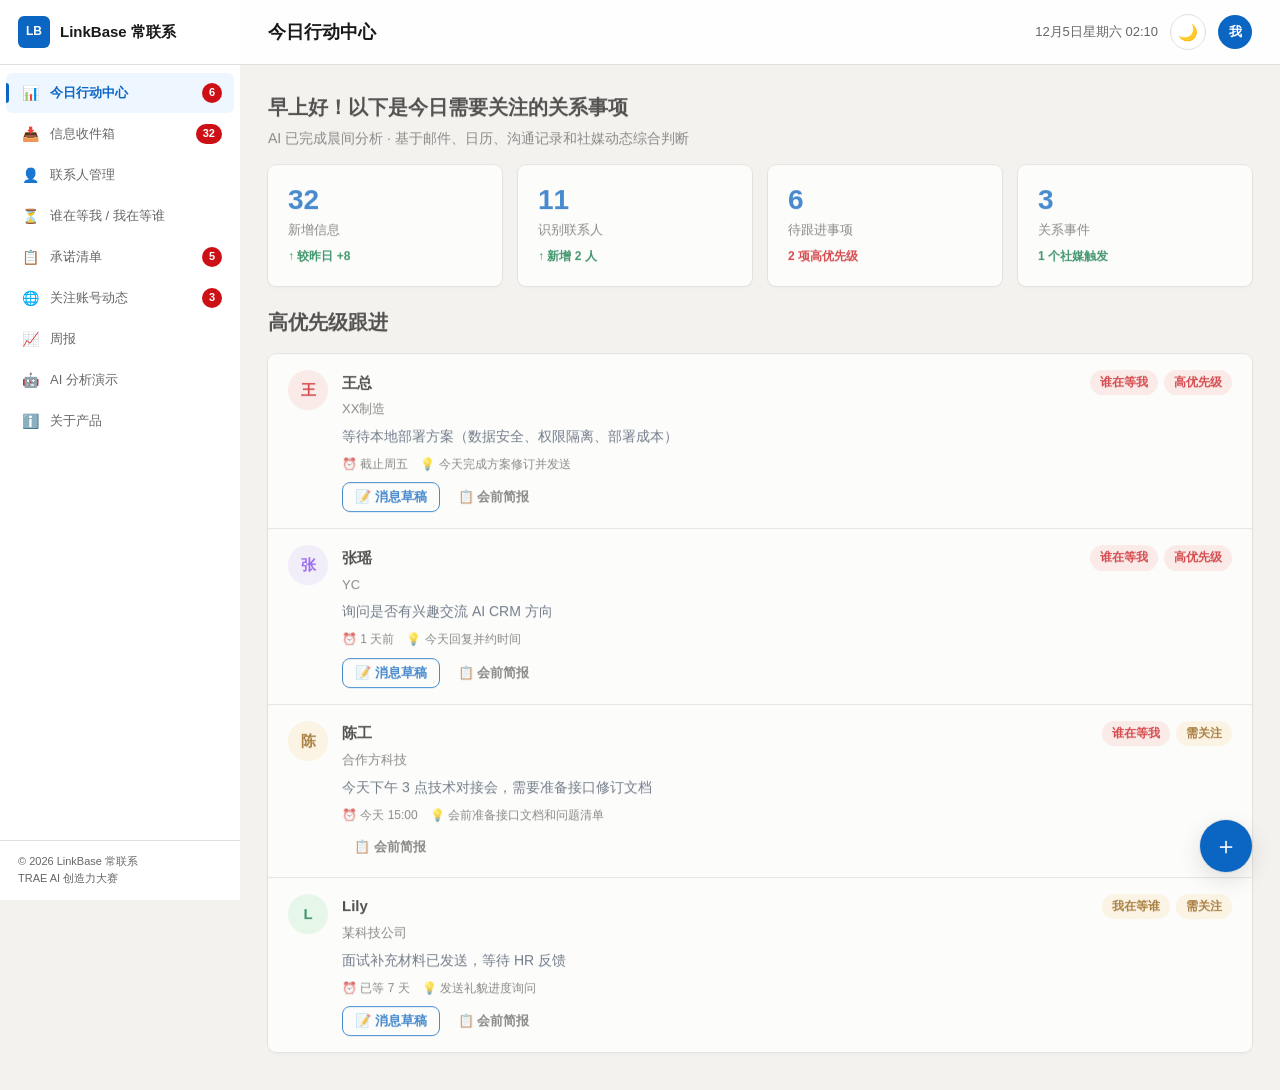
<file: docs/index.html>
<!DOCTYPE html>
<html lang="zh-CN">
<head>
  <meta charset="UTF-8">
  <meta http-equiv="refresh" content="0;url=demo/linkbase_demo.html">
  <title>LinkBase 常联系</title>
</head>
<body>
  <p>正在跳转到 <a href="demo/linkbase_demo.html">LinkBase Demo</a>...</p>
</body>
</html>
</file>
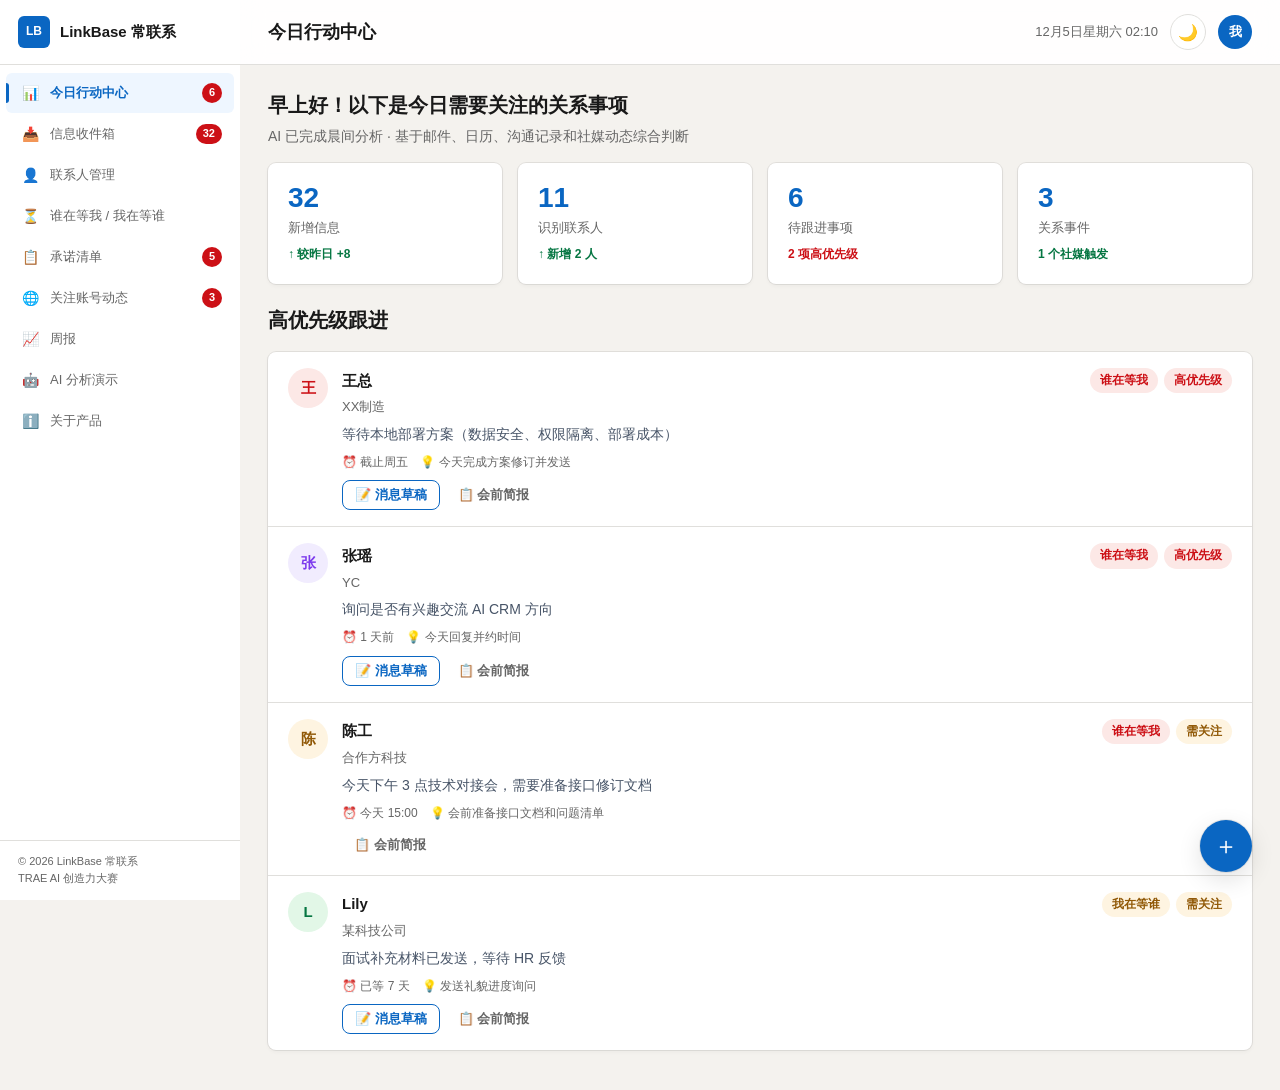
<file: docs/demo/linkbase_demo.html>
<!DOCTYPE html>
<html lang="zh-CN">
<head>
<meta charset="UTF-8"/>
<meta name="viewport" content="width=device-width, initial-scale=1.0"/>
<title>LinkBase 常联系 · AI 个人关系管理助手</title>
<link rel="icon" href="data:image/svg+xml,<svg xmlns='http://www.w3.org/2000/svg' viewBox='0 0 100 100'><rect width='100' height='100' rx='20' fill='%230a66c2'/><text x='50' y='72' font-size='52' font-weight='900' fill='white' text-anchor='middle' font-family='system-ui'>LB</text></svg>"/>
<style>
:root {
  --blue: #0a66c2;
  --blue-hover: #004182;
  --blue-light: #e8f4fd;
  --blue-pale: #eef6ff;
  --bg: #f4f2ee;
  --sidebar-bg: #ffffff;
  --sidebar-text: #666666;
  --sidebar-active: #0a66c2;
  --card: #ffffff;
  --text: #191919;
  --text-secondary: #666666;
  --border: #e0dfdc;
  --green: #057642;
  --green-bg: #e2f7e7;
  --yellow: #915907;
  --yellow-bg: #fef4e1;
  --red: #cc1016;
  --red-bg: #fce8e6;
  --purple: #7c3aed;
  --purple-bg: #f1ecfe;
  --shadow-sm: 0 0 0 1px rgba(0,0,0,.08), 0 2px 4px rgba(0,0,0,.04);
  --shadow-md: 0 0 0 1px rgba(0,0,0,.08), 0 4px 12px rgba(0,0,0,.08);
  --shadow-lg: 0 0 0 1px rgba(0,0,0,.08), 0 8px 24px rgba(0,0,0,.12);
  --radius: 8px;
  --radius-sm: 8px;
  --radius-xs: 4px;
  --transition: .15s ease;
}
* { box-sizing: border-box; margin: 0; padding: 0; }
body {
  font-family: -apple-system, BlinkMacSystemFont, "Segoe UI", "PingFang SC", "Microsoft YaHei", sans-serif;
  background: var(--bg);
  color: var(--text);
  line-height: 1.6;
  display: flex;
  min-height: 100vh;
  overflow-x: hidden;
}
a { color: var(--blue); text-decoration: none; }

/* ── Sidebar ── */
.sidebar {
  width: 240px;
  min-height: 100vh;
  background: var(--sidebar-bg);
  color: var(--sidebar-text);
  display: flex;
  flex-direction: column;
  position: fixed;
  left: 0; top: 0; bottom: 0;
  z-index: 100;
  transition: transform var(--transition);
}
.sidebar-brand {
  padding: 16px 18px;
  display: flex;
  align-items: center;
  gap: 10px;
  border-bottom: 1px solid var(--border);
}
.sidebar-logo {
  width: 32px; height: 32px;
  border-radius: 6px;
  background: var(--blue);
  color: #fff;
  display: grid;
  place-items: center;
  font-weight: 900;
  font-size: 12px;
  flex-shrink: 0;
}
.sidebar-brand span { font-weight: 700; font-size: 15px; color: var(--text); }
.sidebar-nav { flex: 1; padding: 8px 6px; display: flex; flex-direction: column; gap: 1px; }
.nav-item {
  display: flex;
  align-items: center;
  gap: 8px;
  padding: 8px 12px;
  border-radius: 6px;
  cursor: pointer;
  transition: background var(--transition), color var(--transition);
  font-size: 13px;
  color: var(--sidebar-text);
  user-select: none;
  position: relative;
}
.nav-item:hover { background: rgba(0,0,0,.04); color: var(--text); }
.nav-item.active { background: var(--blue-pale); color: var(--sidebar-active); font-weight: 600; }
.nav-item.active::before { content:''; position:absolute; left:0; top:50%; transform:translateY(-50%); width:3px; height:20px; background:var(--blue); border-radius:0 3px 3px 0; }
.nav-icon {
  width: 24px; height: 24px;
  border-radius: var(--radius-xs);
  display: grid;
  place-items: center;
  font-size: 14px;
  flex-shrink: 0;
  background: transparent;
}
.nav-item.active .nav-icon { background: transparent; color: var(--blue); }
.nav-badge {
  margin-left: auto;
  background: var(--red);
  color: #fff;
  font-size: 11px;
  font-weight: 700;
  padding: 1px 7px;
  border-radius: 99px;
}
.sidebar-footer {
  padding: 12px 18px;
  border-top: 1px solid var(--border);
  font-size: 11px;
  color: var(--text-secondary);
}

/* ── Mobile menu toggle ── */
.mobile-toggle {
  display: none;
  position: fixed;
  top: 12px; left: 12px;
  z-index: 200;
  width: 40px; height: 40px;
  border-radius: var(--radius-sm);
  background: var(--sidebar-bg);
  color: #fff;
  border: none;
  cursor: pointer;
  font-size: 20px;
}
.mobile-overlay {
  display: none;
  position: fixed;
  inset: 0;
  background: rgba(0,0,0,.4);
  z-index: 90;
}

/* ── Main content ── */
.main {
  flex: 1;
  margin-left: 240px;
  min-height: 100vh;
  display: flex;
  flex-direction: column;
}
.topbar {
  position: sticky;
  top: 0;
  z-index: 50;
  background: rgba(255,255,255,.92);
  backdrop-filter: blur(12px);
  border-bottom: 1px solid var(--border);
  padding: 14px 28px;
  display: flex;
  align-items: center;
  justify-content: space-between;
  gap: 16px;
}
.topbar-title { font-size: 18px; font-weight: 700; color: var(--text); }
.topbar-right { display: flex; align-items: center; gap: 12px; }
.topbar-time { font-size: 13px; color: var(--text-secondary); }
.topbar-avatar {
  width: 34px; height: 34px;
  border-radius: 50%;
  background: var(--blue);
  color: #fff;
  display: grid;
  place-items: center;
  font-weight: 700;
  font-size: 13px;
}
.content { flex: 1; padding: 24px 28px 40px; }

/* ── Page sections ── */
.page { display: none; }
.page.active { display: block; animation: fadeIn .3s ease; }
@keyframes fadeIn { from { opacity: 0; transform: translateY(8px); } to { opacity: 1; transform: translateY(0); } }

/* ── Common components ── */
.card {
  background: var(--card);
  border: none;
  border-radius: var(--radius);
  box-shadow: var(--shadow-sm);
  transition: box-shadow var(--transition);
}
.card:hover { box-shadow: var(--shadow-md); }
.grid-4 { display: grid; grid-template-columns: repeat(4,1fr); gap: 16px; }
.grid-3 { display: grid; grid-template-columns: repeat(3,1fr); gap: 16px; }
.grid-2 { display: grid; grid-template-columns: repeat(2,1fr); gap: 16px; }

.metric-card { padding: 20px; }
.metric-card .num { font-size: 28px; font-weight: 800; color: var(--blue); line-height: 1.1; }
.metric-card .label { color: var(--text-secondary); font-size: 13px; margin-top: 4px; }
.metric-card .trend { font-size: 12px; margin-top: 6px; font-weight: 600; }
.trend-up { color: var(--green); }
.trend-down { color: var(--red); }

.section-header { margin-bottom: 16px; }
.section-header h2 { font-size: 20px; font-weight: 700; color: var(--text); }
.section-header p { font-size: 14px; color: var(--text-secondary); margin-top: 4px; }

.avatar {
  width: 40px; height: 40px;
  border-radius: 50%;
  display: grid;
  place-items: center;
  font-weight: 800;
  font-size: 15px;
  flex-shrink: 0;
}
.avatar-blue { background: #d9ecff; color: var(--blue); }
.avatar-green { background: var(--green-bg); color: var(--green); }
.avatar-yellow { background: var(--yellow-bg); color: var(--yellow); }
.avatar-red { background: var(--red-bg); color: var(--red); }
.avatar-purple { background: var(--purple-bg); color: var(--purple); }

.tag {
  display: inline-flex;
  align-items: center;
  padding: 3px 10px;
  border-radius: 99px;
  font-size: 12px;
  font-weight: 700;
  white-space: nowrap;
}
.tag-red { background: var(--red-bg); color: var(--red); }
.tag-yellow { background: var(--yellow-bg); color: var(--yellow); }
.tag-green { background: var(--green-bg); color: var(--green); }
.tag-blue { background: var(--blue-pale); color: var(--blue); }
.tag-purple { background: var(--purple-bg); color: var(--purple); }

.btn {
  display: inline-flex;
  align-items: center;
  gap: 6px;
  padding: 8px 16px;
  border-radius: var(--radius-sm);
  font-size: 14px;
  font-weight: 600;
  cursor: pointer;
  border: none;
  transition: all var(--transition);
}
.btn-primary { background: var(--blue); color: #fff; }
.btn-primary:hover { background: var(--blue-hover); }
.btn-secondary { background: #fff; color: var(--blue); border: 1px solid var(--blue); }
.btn-secondary:hover { background: var(--blue-pale); }
.btn-sm { padding: 5px 12px; font-size: 13px; }
.btn-ghost { background: transparent; color: var(--text-secondary); }
.btn-ghost:hover { background: var(--bg); color: var(--text); }

.empty-state {
  text-align: center;
  padding: 48px 24px;
  color: var(--text-secondary);
}
.empty-state .icon { font-size: 40px; margin-bottom: 12px; }

/* ── Filter tabs ── */
.filter-bar {
  display: flex;
  gap: 6px;
  margin-bottom: 16px;
  flex-wrap: wrap;
}
.filter-tab {
  padding: 6px 14px;
  border-radius: 99px;
  border: 1px solid var(--border);
  background: #fff;
  font-size: 13px;
  font-weight: 600;
  color: var(--text-secondary);
  cursor: pointer;
  transition: all var(--transition);
}
.filter-tab:hover { border-color: var(--blue); color: var(--blue); }
.filter-tab.active { background: var(--blue); color: #fff; border-color: var(--blue); }

/* ── Task / Action cards ── */
.action-card {
  padding: 16px 20px;
  border-bottom: 1px solid var(--border);
  display: flex;
  gap: 14px;
  align-items: flex-start;
  cursor: pointer;
  transition: background var(--transition);
}
.action-card:hover { background: #fafbfc; }
.action-card:last-child { border-bottom: none; }
.action-body { flex: 1; min-width: 0; }
.action-top { display: flex; justify-content: space-between; align-items: center; gap: 12px; margin-bottom: 4px; }
.action-name { font-weight: 700; font-size: 15px; }
.action-subtitle { font-size: 13px; color: var(--text-secondary); }
.action-desc { font-size: 14px; color: #475467; margin-top: 6px; line-height: 1.5; }
.action-meta { display: flex; gap: 12px; margin-top: 8px; flex-wrap: wrap; }
.action-meta span { font-size: 12px; color: var(--text-secondary); display: flex; align-items: center; gap: 4px; }

/* ── Detail panel (contact profile) ── */
.detail-panel {
  display: none;
  animation: slideIn .3s ease;
}
.detail-panel.active { display: block; }
@keyframes slideIn { from { opacity: 0; transform: translateX(20px); } to { opacity: 1; transform: translateX(0); } }

.profile-header {
  display: flex;
  gap: 18px;
  align-items: flex-start;
  padding: 24px;
  border-bottom: 1px solid var(--border);
}
.profile-avatar { width: 56px; height: 56px; font-size: 22px; }
.profile-info { flex: 1; }
.profile-info h2 { font-size: 22px; font-weight: 800; margin-bottom: 4px; }
.profile-info .subtitle { font-size: 14px; color: var(--text-secondary); }
.profile-tags { display: flex; gap: 6px; margin-top: 8px; flex-wrap: wrap; }
.profile-stats { display: grid; grid-template-columns: repeat(4,1fr); gap: 12px; padding: 20px 24px; border-bottom: 1px solid var(--border); }
.profile-stat { text-align: center; }
.profile-stat .val { font-size: 20px; font-weight: 800; color: var(--blue); }
.profile-stat .lbl { font-size: 12px; color: var(--text-secondary); margin-top: 2px; }

.timeline { padding: 20px 24px; }
.timeline h3 { font-size: 16px; font-weight: 700; margin-bottom: 16px; }
.tl-item {
  position: relative;
  padding-left: 28px;
  padding-bottom: 20px;
  border-left: 2px solid var(--border);
  margin-left: 6px;
}
.tl-item:last-child { border-left-color: transparent; padding-bottom: 0; }
.tl-dot {
  position: absolute;
  left: -7px; top: 2px;
  width: 12px; height: 12px;
  border-radius: 50%;
  background: var(--blue);
  border: 2px solid #fff;
  box-shadow: 0 0 0 2px var(--blue-light);
}
.tl-item h4 { font-size: 14px; font-weight: 700; margin-bottom: 2px; }
.tl-item p { font-size: 13px; color: var(--text-secondary); }
.tl-item .tl-date { font-size: 12px; color: var(--text-secondary); margin-bottom: 4px; }

.analysis-block {
  padding: 20px 24px;
  border-top: 1px solid var(--border);
}
.analysis-block h3 { font-size: 16px; font-weight: 700; margin-bottom: 14px; }
.analysis-row {
  display: flex;
  gap: 12px;
  padding: 10px 0;
  border-bottom: 1px dashed var(--border);
  font-size: 14px;
}
.analysis-row:last-child { border-bottom: none; }
.analysis-row strong { min-width: 100px; color: var(--text-secondary); flex-shrink: 0; }

/* ── Inbox ── */
.inbox-item {
  padding: 14px 20px;
  border-bottom: 1px solid var(--border);
  display: flex;
  gap: 12px;
  align-items: flex-start;
  transition: background var(--transition);
}
.inbox-item:hover { background: #fafbfc; }
.inbox-item:last-child { border-bottom: none; }
.inbox-icon {
  width: 36px; height: 36px;
  border-radius: var(--radius-xs);
  display: grid;
  place-items: center;
  font-size: 16px;
  flex-shrink: 0;
}
.inbox-body { flex: 1; min-width: 0; }
.inbox-title { font-weight: 600; font-size: 14px; margin-bottom: 2px; }
.inbox-preview { font-size: 13px; color: var(--text-secondary); display: -webkit-box; -webkit-line-clamp: 2; -webkit-box-orient: vertical; overflow: hidden; }
.inbox-tags { display: flex; gap: 4px; margin-top: 6px; flex-wrap: wrap; }
.inbox-tags .mini-tag {
  font-size: 11px;
  padding: 1px 6px;
  border-radius: 4px;
  background: var(--blue-pale);
  color: var(--blue);
  font-weight: 600;
}
.inbox-time { font-size: 12px; color: var(--text-secondary); white-space: nowrap; flex-shrink: 0; }
.inbox-status {
  width: 8px; height: 8px;
  border-radius: 50%;
  margin-top: 6px;
  flex-shrink: 0;
}
.inbox-unread { background: var(--blue); }
.inbox-read { background: var(--border); }

/* ── Social feed ── */
.feed-card {
  padding: 20px;
  margin-bottom: 12px;
}
.feed-header { display: flex; gap: 12px; align-items: center; margin-bottom: 12px; }
.feed-platform {
  font-size: 11px;
  padding: 2px 8px;
  border-radius: 4px;
  font-weight: 700;
}
.feed-linkedin { background: #e8f4fd; color: #0a66c2; }
.feed-twitter { background: #e8f4fd; color: #1da1f2; }
.feed-github { background: #f0f0f0; color: #333; }
.feed-content { font-size: 14px; line-height: 1.6; margin-bottom: 14px; padding: 14px; background: var(--bg); border-radius: var(--radius-sm); }
.feed-ai-box {
  padding: 12px 14px;
  border-radius: var(--radius-sm);
  border-left: 3px solid var(--blue);
  background: var(--blue-pale);
}
.feed-ai-box .ai-label { font-size: 12px; font-weight: 700; color: var(--blue); margin-bottom: 4px; }
.feed-ai-box p { font-size: 13px; color: #344054; }

/* ── AI Demo ── */
.ai-demo-grid { display: grid; grid-template-columns: 1fr 1fr; gap: 16px; }
.ai-input-panel, .ai-output-panel { padding: 20px; }
.ai-input-panel h3, .ai-output-panel h3 { font-size: 16px; font-weight: 700; margin-bottom: 12px; }
.ai-textarea {
  width: 100%;
  min-height: 320px;
  border: 1px solid var(--border);
  border-radius: var(--radius-sm);
  padding: 14px;
  font-family: inherit;
  font-size: 14px;
  color: var(--text);
  resize: vertical;
  background: var(--bg);
  line-height: 1.6;
}
.ai-textarea:focus { outline: none; border-color: var(--blue); box-shadow: 0 0 0 3px rgba(10,102,194,.1); }
.ai-output-item {
  padding: 12px 0;
  border-bottom: 1px dashed var(--border);
  opacity: 0;
  transform: translateY(10px);
  transition: all .4s ease;
}
.ai-output-item.visible { opacity: 1; transform: translateY(0); }
.ai-output-item:last-child { border-bottom: none; }
.ai-output-item .ai-tag { font-weight: 700; font-size: 13px; margin-bottom: 4px; }
.ai-output-item p { font-size: 14px; color: #475467; }
.ai-loading {
  display: none;
  align-items: center;
  gap: 8px;
  padding: 16px 0;
  color: var(--blue);
  font-weight: 600;
  font-size: 14px;
}
.ai-loading.show { display: flex; }
.spinner {
  width: 20px; height: 20px;
  border: 3px solid var(--blue-pale);
  border-top-color: var(--blue);
  border-radius: 50%;
  animation: spin .8s linear infinite;
}
@keyframes spin { to { transform: rotate(360deg); } }

/* ── Waiting view ── */
.waiting-grid { display: grid; grid-template-columns: 1fr 1fr; gap: 16px; }
.waiting-panel h3 {
  font-size: 16px;
  font-weight: 700;
  padding: 16px 20px;
  border-bottom: 1px solid var(--border);
  display: flex;
  align-items: center;
  gap: 8px;
}
.waiting-count {
  background: var(--blue);
  color: #fff;
  font-size: 12px;
  padding: 1px 8px;
  border-radius: 99px;
}
.wait-item {
  padding: 14px 20px;
  border-bottom: 1px solid var(--border);
  cursor: pointer;
  transition: background var(--transition);
}
.wait-item:hover { background: #fafbfc; }
.wait-item:last-child { border-bottom: none; }
.wait-top { display: flex; justify-content: space-between; align-items: center; margin-bottom: 4px; }
.wait-person { font-weight: 700; font-size: 14px; }
.wait-days { font-size: 12px; color: var(--red); font-weight: 700; }
.wait-desc { font-size: 13px; color: var(--text-secondary); margin-bottom: 6px; }
.wait-action { font-size: 13px; color: var(--blue); font-weight: 600; }

/* ── Draft modal ── */
.modal-overlay {
  display: none;
  position: fixed;
  inset: 0;
  background: rgba(0,0,0,.45);
  z-index: 500;
  justify-content: center;
  align-items: center;
}
.modal-overlay.show { display: flex; }
.modal {
  background: #fff;
  border-radius: var(--radius);
  box-shadow: var(--shadow-lg);
  width: 90%;
  max-width: 560px;
  max-height: 80vh;
  overflow-y: auto;
  animation: fadeIn .25s ease;
}
.modal-header {
  padding: 18px 24px;
  border-bottom: 1px solid var(--border);
  display: flex;
  justify-content: space-between;
  align-items: center;
}
.modal-header h3 { font-size: 17px; font-weight: 700; }
.modal-close {
  width: 32px; height: 32px;
  border-radius: 50%;
  border: none;
  background: var(--bg);
  cursor: pointer;
  font-size: 18px;
  display: grid;
  place-items: center;
}
.modal-body { padding: 20px 24px; }
.modal-footer { padding: 16px 24px; border-top: 1px solid var(--border); display: flex; justify-content: flex-end; gap: 8px; }
.draft-text {
  width: 100%;
  min-height: 140px;
  border: 1px solid var(--border);
  border-radius: var(--radius-sm);
  padding: 14px;
  font-family: inherit;
  font-size: 14px;
  line-height: 1.6;
  resize: vertical;
}
.draft-context { font-size: 13px; color: var(--text-secondary); margin-bottom: 14px; padding: 12px; background: var(--bg); border-radius: var(--radius-sm); }

/* ── Health score bar ── */
.health-bar-wrap {
  display: flex;
  align-items: center;
  gap: 10px;
  margin-top: 8px;
}
.health-bar {
  flex: 1;
  height: 8px;
  background: var(--border);
  border-radius: 99px;
  overflow: hidden;
}
.health-bar-fill {
  height: 100%;
  border-radius: 99px;
  transition: width .6s ease;
}
.health-score {
  font-size: 18px;
  font-weight: 800;
  min-width: 36px;
  text-align: right;
}

/* ── Commitment table ── */
.commit-table { width: 100%; border-collapse: collapse; }
.commit-table th, .commit-table td {
  text-align: left;
  padding: 12px 14px;
  border-bottom: 1px solid var(--border);
  font-size: 14px;
  vertical-align: top;
}
.commit-table th {
  background: var(--bg);
  font-size: 13px;
  color: var(--text-secondary);
  font-weight: 600;
  position: sticky;
  top: 0;
}
.commit-table tr:last-child td { border-bottom: none; }
.commit-table tr:hover td { background: rgba(10,102,194,.02); }
.commit-status {
  display: inline-flex;
  align-items: center;
  gap: 4px;
  font-size: 13px;
  font-weight: 700;
}

/* ── Quick-add form ── */
.form-group { margin-bottom: 16px; }
.form-group label {
  display: block;
  font-size: 13px;
  font-weight: 600;
  color: var(--text-secondary);
  margin-bottom: 6px;
}
.form-input, .form-select {
  width: 100%;
  padding: 9px 12px;
  border: 1px solid var(--border);
  border-radius: var(--radius-xs);
  font-family: inherit;
  font-size: 14px;
  color: var(--text);
  background: var(--card);
  transition: border-color var(--transition);
}
.form-input:focus, .form-select:focus {
  outline: none;
  border-color: var(--blue);
  box-shadow: 0 0 0 3px rgba(10,102,194,.1);
}
.form-row { display: grid; grid-template-columns: 1fr 1fr; gap: 12px; }
body.dark .form-input, body.dark .form-select { background: #0f1117; }

/* ── Briefing modal ── */
.briefing-section { margin-bottom: 16px; }
.briefing-section h4 {
  font-size: 14px;
  font-weight: 700;
  color: var(--blue);
  margin-bottom: 8px;
  display: flex;
  align-items: center;
  gap: 6px;
}
.briefing-list { list-style: none; padding: 0; }
.briefing-list li {
  padding: 6px 0;
  font-size: 14px;
  border-bottom: 1px dashed var(--border);
  display: flex;
  gap: 8px;
}
.briefing-list li:last-child { border-bottom: none; }

/* ── Weekly report ── */
.report-card { padding: 20px; margin-bottom: 16px; }
.report-stat-grid { display: grid; grid-template-columns: repeat(5,1fr); gap: 12px; margin-bottom: 24px; }
.report-stat { text-align: center; padding: 16px; background: var(--bg); border-radius: var(--radius-sm); }
.report-stat .val { font-size: 24px; font-weight: 800; color: var(--blue); }
.report-stat .lbl { font-size: 12px; color: var(--text-secondary); margin-top: 4px; }
.report-contact-row {
  display: flex;
  align-items: center;
  gap: 12px;
  padding: 12px 0;
  border-bottom: 1px solid var(--border);
}
.report-contact-row:last-child { border-bottom: none; }

/* ── FAB (floating action button) ── */
.fab {
  position: fixed;
  bottom: 28px;
  right: 28px;
  width: 52px;
  height: 52px;
  border-radius: 50%;
  background: var(--blue);
  color: #fff;
  border: none;
  cursor: pointer;
  font-size: 24px;
  box-shadow: var(--shadow-lg);
  display: grid;
  place-items: center;
  z-index: 80;
  transition: transform var(--transition), background var(--transition);
}
.fab:hover { transform: scale(1.1); background: var(--blue-hover); }

/* ── Back button ── */
.back-btn {
  display: inline-flex;
  align-items: center;
  gap: 6px;
  font-size: 14px;
  color: var(--text-secondary);
  cursor: pointer;
  padding: 6px 0;
  margin-bottom: 16px;
  font-weight: 600;
  transition: color var(--transition);
}
.back-btn:hover { color: var(--blue); }

/* ── Responsive ── */
@media (max-width: 1024px) {
  .grid-4 { grid-template-columns: repeat(2,1fr); }
  .ai-demo-grid, .waiting-grid { grid-template-columns: 1fr; }
  .profile-stats { grid-template-columns: repeat(2,1fr); }
  .report-stat-grid { grid-template-columns: repeat(3,1fr); }
}
/* ── Dark mode ── */
body.dark {
  --bg: #1b1f23;
  --sidebar-bg: #1b1f23;
  --sidebar-text: #8b949e;
  --sidebar-active: #58a6ff;
  --card: #21262d;
  --text: #c9d1d9;
  --text-secondary: #8b949e;
  --border: #30363d;
  --blue-pale: rgba(10,102,194,.15);
  --blue-light: rgba(10,102,194,.2);
  --red-bg: rgba(180,35,24,.18);
  --yellow-bg: rgba(183,121,31,.18);
  --green-bg: rgba(5,118,66,.18);
  --purple-bg: rgba(105,65,198,.18);
  --shadow-sm: 0 0 0 1px rgba(255,255,255,.06), 0 2px 4px rgba(0,0,0,.2);
  --shadow-md: 0 0 0 1px rgba(255,255,255,.06), 0 4px 12px rgba(0,0,0,.3);
  --shadow-lg: 0 0 0 1px rgba(255,255,255,.06), 0 8px 24px rgba(0,0,0,.4);
}
body.dark .topbar { background: rgba(26,29,40,.92); }
body.dark .ai-textarea,
body.dark .draft-text { background: #0f1117; color: var(--text); }
body.dark .feed-content { background: #0f1117; }
body.dark .draft-context { background: #0f1117; }
body.dark .modal { background: var(--card); }
body.dark .inbox-item:hover,
body.dark .action-card:hover,
body.dark .wait-item:hover { background: rgba(255,255,255,.03); }
body.dark .mini-tag { background: rgba(10,102,194,.2); }
.dark-toggle {
  width: 36px; height: 36px;
  border-radius: 50%;
  border: 1px solid var(--border);
  background: var(--card);
  cursor: pointer;
  font-size: 16px;
  display: grid;
  place-items: center;
  transition: all var(--transition);
}
.dark-toggle:hover { border-color: var(--blue); }

@media (max-width: 768px) {
  .sidebar { transform: translateX(-100%); }
  .sidebar.open { transform: translateX(0); }
  .mobile-toggle { display: grid; }
  .mobile-overlay.show { display: block; }
  .main { margin-left: 0; }
  .topbar { padding: 14px 16px; padding-left: 56px; }
  .content { padding: 16px; }
  .grid-4, .grid-3, .grid-2 { grid-template-columns: 1fr; }
}
</style>
</head>
<body>

<!-- Mobile toggle -->
<button class="mobile-toggle" onclick="toggleSidebar()">☰</button>
<div class="mobile-overlay" id="mobileOverlay" onclick="toggleSidebar()"></div>

<!-- Sidebar -->
<aside class="sidebar" id="sidebar">
  <div class="sidebar-brand">
    <div class="sidebar-logo">LB</div>
    <span>LinkBase 常联系</span>
  </div>
  <nav class="sidebar-nav">
    <div class="nav-item active" data-page="dashboard" onclick="navigateTo('dashboard')">
      <div class="nav-icon">📊</div>
      <span>今日行动中心</span>
      <span class="nav-badge">6</span>
    </div>
    <div class="nav-item" data-page="inbox" onclick="navigateTo('inbox')">
      <div class="nav-icon">📥</div>
      <span>信息收件箱</span>
      <span class="nav-badge">32</span>
    </div>
    <div class="nav-item" data-page="contacts" onclick="navigateTo('contacts')">
      <div class="nav-icon">👤</div>
      <span>联系人管理</span>
    </div>
    <div class="nav-item" data-page="waiting" onclick="navigateTo('waiting')">
      <div class="nav-icon">⏳</div>
      <span>谁在等我 / 我在等谁</span>
    </div>
    <div class="nav-item" data-page="commitments" onclick="navigateTo('commitments')">
      <div class="nav-icon">📋</div>
      <span>承诺清单</span>
      <span class="nav-badge">5</span>
    </div>
    <div class="nav-item" data-page="social" onclick="navigateTo('social')">
      <div class="nav-icon">🌐</div>
      <span>关注账号动态</span>
      <span class="nav-badge">3</span>
    </div>
    <div class="nav-item" data-page="weekly" onclick="navigateTo('weekly')">
      <div class="nav-icon">📈</div>
      <span>周报</span>
    </div>
    <div class="nav-item" data-page="ai-demo" onclick="navigateTo('ai-demo')">
      <div class="nav-icon">🤖</div>
      <span>AI 分析演示</span>
    </div>
    <div class="nav-item" data-page="about" onclick="navigateTo('about')">
      <div class="nav-icon">ℹ️</div>
      <span>关于产品</span>
    </div>
  </nav>
  <div class="sidebar-footer">
    © 2026 LinkBase 常联系<br>TRAE AI 创造力大赛
  </div>
</aside>

<!-- Main content -->
<div class="main">
  <header class="topbar">
    <div class="topbar-title" id="topbarTitle">今日行动中心</div>
    <div class="topbar-right">
      <div class="topbar-time" id="topbarTime"></div>
      <button class="dark-toggle" onclick="toggleDark()" title="切换深色/浅色模式" id="darkBtn">🌙</button>
      <div class="topbar-avatar">我</div>
    </div>
  </header>

  <div class="content">

    <!-- ========== PAGE: Dashboard ========== -->
    <div class="page active" id="page-dashboard">
      <div class="section-header">
        <h2>早上好！以下是今日需要关注的关系事项</h2>
        <p>AI 已完成晨间分析 · 基于邮件、日历、沟通记录和社媒动态综合判断</p>
      </div>

      <div class="grid-4" style="margin-bottom:20px">
        <div class="card metric-card">
          <div class="num">32</div>
          <div class="label">新增信息</div>
          <div class="trend trend-up">↑ 较昨日 +8</div>
        </div>
        <div class="card metric-card">
          <div class="num">11</div>
          <div class="label">识别联系人</div>
          <div class="trend trend-up">↑ 新增 2 人</div>
        </div>
        <div class="card metric-card">
          <div class="num">6</div>
          <div class="label">待跟进事项</div>
          <div class="trend trend-down">2 项高优先级</div>
        </div>
        <div class="card metric-card">
          <div class="num">3</div>
          <div class="label">关系事件</div>
          <div class="trend trend-up">1 个社媒触发</div>
        </div>
      </div>

      <div class="section-header"><h2>高优先级跟进</h2></div>
      <div class="card" id="dashboardActions"></div>
    </div>

    <!-- ========== PAGE: Inbox ========== -->
    <div class="page" id="page-inbox">
      <div class="section-header">
        <h2>信息收件箱</h2>
        <p>自动汇总多个来源的信息，AI 提取联系人、事件、承诺和时间节点</p>
      </div>
      <div class="filter-bar" id="inboxFilters"></div>
      <div class="card" id="inboxList"></div>
    </div>

    <!-- ========== PAGE: Contacts ========== -->
    <div class="page" id="page-contacts">
      <div id="contactListView">
        <div class="section-header">
          <h2>联系人管理</h2>
          <p>重要联系人的持久化关系档案，越用越懂上下文</p>
        </div>
        <div class="filter-bar" id="contactFilters"></div>
        <div class="grid-3" id="contactGrid"></div>
      </div>
      <div class="detail-panel" id="contactDetail"></div>
    </div>

    <!-- ========== PAGE: Waiting ========== -->
    <div class="page" id="page-waiting">
      <div class="section-header">
        <h2>谁在等我 / 我在等谁</h2>
        <p>双向追踪待处理和待反馈事项，避免遗漏</p>
      </div>
      <div class="waiting-grid">
        <div class="card waiting-panel">
          <h3>🔴 谁在等我 <span class="waiting-count" id="waitMeCount"></span></h3>
          <div id="waitingForMe"></div>
        </div>
        <div class="card waiting-panel">
          <h3>🟡 我在等谁 <span class="waiting-count" id="waitThemCount"></span></h3>
          <div id="waitingForThem"></div>
        </div>
      </div>
    </div>

    <!-- ========== PAGE: Social ========== -->
    <div class="page" id="page-social">
      <div class="section-header">
        <h2>关注账号动态</h2>
        <p>关注重要联系人、公司和项目的公开动态，AI 识别关系事件并推荐行动</p>
      </div>
      <div id="socialFeed"></div>
    </div>

    <!-- ========== PAGE: AI Demo ========== -->
    <div class="page" id="page-ai-demo">
      <div class="section-header">
        <h2>AI 定时分析演示</h2>
        <p>模拟系统从多个信息源中提取信号，并生成行动建议和消息草稿</p>
      </div>
      <div class="ai-demo-grid">
        <div class="card ai-input-panel">
          <h3>输入：自动汇总的信息</h3>
          <textarea class="ai-textarea" id="aiInput">邮件：王总说希望本周五前收到 AI 运维工具的本地部署方案，重点关注数据安全、权限隔离和部署成本。

日历：今天下午 3 点与陈工进行技术对接会议，主题是接口文档和测试环境。

历史记录：上周已向 Lily HR 发送面试补充材料，目前 7 天未收到反馈。

社媒动态：Alex 最近在 LinkedIn 发布观点，提到他正在关注企业 AI 工具的真实落地案例。

关系历史：Alex 上次沟通时希望看到产品 Demo 和真实试点反馈。

邮件：张瑶（YC合伙人）转发了一篇关于 AI CRM 的行业分析，询问是否有兴趣交流。

聊天记录：老李（前同事）提到他最近换了工作，在新公司负责 AI 中台建设。</textarea>
          <button class="btn btn-primary" style="margin-top:12px;width:100%" onclick="runAIAnalysis()">▶ 运行 AI 分析</button>
        </div>
        <div class="card ai-output-panel">
          <h3>输出：今日行动中心</h3>
          <div class="ai-loading" id="aiLoading">
            <div class="spinner"></div>
            <span>AI 正在分析信息，提取关系信号...</span>
          </div>
          <div id="aiOutput"></div>
        </div>
      </div>
    </div>

    <!-- ========== PAGE: Commitments ========== -->
    <div class="page" id="page-commitments">
      <div class="section-header">
        <h2>承诺清单</h2>
        <p>追踪双方承诺过的事，减少"答应了但忘做"的情况</p>
      </div>
      <div class="filter-bar" id="commitFilters"></div>
      <div class="card" style="overflow-x:auto">
        <table class="commit-table" id="commitTable"></table>
      </div>
    </div>

    <!-- ========== PAGE: Weekly Report ========== -->
    <div class="page" id="page-weekly">
      <div class="section-header">
        <h2>本周关系进展报告</h2>
        <p>AI 自动生成 · 2026年6月16日 - 6月20日</p>
      </div>
      <div id="weeklyReport"></div>
    </div>

    <!-- ========== PAGE: About ========== -->
    <div class="page" id="page-about">
      <div class="section-header">
        <h2>关于 LinkBase 常联系</h2>
        <p>AI 个人关系管理助手</p>
      </div>
      <div class="card" style="padding:28px;max-width:800px">
        <h3 style="font-size:20px;margin-bottom:16px;color:var(--blue)">产品定位</h3>
        <p style="font-size:15px;line-height:1.8;margin-bottom:20px">
          LinkBase 常联系是一款面向职场个人的 AI 关系管理助手。自动汇总邮件、日历、会议纪要、沟通记录和关注账号动态，帮用户发现<strong>谁在等你、你在等谁、关系发生了什么变化，以及下一步该做什么</strong>。
        </p>
        <h3 style="font-size:18px;margin-bottom:14px">四段式产品逻辑</h3>
        <div class="grid-4" style="margin-bottom:24px">
          <div style="text-align:center;padding:16px">
            <div style="font-size:28px;margin-bottom:8px">📥</div>
            <div style="font-weight:700;margin-bottom:4px">信息收件箱</div>
            <div style="font-size:13px;color:var(--text-secondary)">汇总多来源信息</div>
          </div>
          <div style="text-align:center;padding:16px">
            <div style="font-size:28px;margin-bottom:8px">🌐</div>
            <div style="font-weight:700;margin-bottom:4px">动态关注器</div>
            <div style="font-size:13px;color:var(--text-secondary)">追踪公开动态</div>
          </div>
          <div style="text-align:center;padding:16px">
            <div style="font-size:28px;margin-bottom:8px">🔗</div>
            <div style="font-weight:700;margin-bottom:4px">关系持久化分析</div>
            <div style="font-size:13px;color:var(--text-secondary)">长期关系画像</div>
          </div>
          <div style="text-align:center;padding:16px">
            <div style="font-size:28px;margin-bottom:8px">📊</div>
            <div style="font-weight:700;margin-bottom:4px">今日行动中心</div>
            <div style="font-size:13px;color:var(--text-secondary)">生成行动清单</div>
          </div>
        </div>
        <h3 style="font-size:18px;margin-bottom:14px">适用人群</h3>
        <div class="grid-3" style="margin-bottom:24px">
          <div style="padding:14px;background:var(--bg);border-radius:var(--radius-sm)"><strong>创业者</strong><br><span style="font-size:13px;color:var(--text-secondary)">维护投资人、客户、合作伙伴</span></div>
          <div style="padding:14px;background:var(--bg);border-radius:var(--radius-sm)"><strong>销售 / BD</strong><br><span style="font-size:13px;color:var(--text-secondary)">追踪客户需求和关键联系人</span></div>
          <div style="padding:14px;background:var(--bg);border-radius:var(--radius-sm)"><strong>求职者</strong><br><span style="font-size:13px;color:var(--text-secondary)">管理 HR、面试官和目标公司</span></div>
          <div style="padding:14px;background:var(--bg);border-radius:var(--radius-sm)"><strong>自由职业者</strong><br><span style="font-size:13px;color:var(--text-secondary)">维护老客户和合作关系</span></div>
          <div style="padding:14px;background:var(--bg);border-radius:var(--radius-sm)"><strong>投资 / 咨询从业者</strong><br><span style="font-size:13px;color:var(--text-secondary)">长期关注创始人和行业动态</span></div>
          <div style="padding:14px;background:var(--bg);border-radius:var(--radius-sm)"><strong>职场人</strong><br><span style="font-size:13px;color:var(--text-secondary)">记录导师、同事和沟通历史</span></div>
        </div>
        <h3 style="font-size:18px;margin-bottom:14px">核心价值</h3>
        <p style="font-size:15px;line-height:1.8;padding:16px;background:linear-gradient(135deg,var(--blue) 0%,#084c91 100%);color:#fff;border-radius:var(--radius);font-weight:600">
          让关系管理从"靠记忆"变成"靠系统"，从"一次性记录"变成"长期关系分析"。
        </p>
      </div>
    </div>

  </div>
</div>

<!-- Draft Modal -->
<div class="modal-overlay" id="draftModal">
  <div class="modal">
    <div class="modal-header">
      <h3 id="draftModalTitle">AI 消息草稿</h3>
      <button class="modal-close" onclick="closeDraftModal()">×</button>
    </div>
    <div class="modal-body">
      <div class="draft-context" id="draftContext"></div>
      <textarea class="draft-text" id="draftText"></textarea>
    </div>
    <div class="modal-footer">
      <button class="btn btn-ghost" onclick="closeDraftModal()">关闭</button>
      <button class="btn btn-primary" onclick="copyDraft()">复制草稿</button>
    </div>
  </div>
</div>

<!-- FAB: Quick Add -->
<button class="fab" onclick="openQuickAdd()" title="快速记录">＋</button>

<!-- Quick Add Modal -->
<div class="modal-overlay" id="quickAddModal">
  <div class="modal" style="max-width:520px">
    <div class="modal-header">
      <h3 id="quickAddTitle">快速记录沟通</h3>
      <button class="modal-close" onclick="closeQuickAdd()">×</button>
    </div>
    <div class="modal-body">
      <div class="filter-bar" style="margin-bottom:16px">
        <div class="filter-tab active" onclick="switchQuickTab('record',this)">记录沟通</div>
        <div class="filter-tab" onclick="switchQuickTab('contact',this)">添加联系人</div>
      </div>
      <div id="quickTabRecord">
        <div class="form-group">
          <label>联系人</label>
          <select class="form-select" id="qaContact"></select>
        </div>
        <div class="form-row">
          <div class="form-group">
            <label>沟通方式</label>
            <select class="form-select" id="qaChannel">
              <option>邮件</option><option>电话</option><option>会议</option><option>聊天</option><option>社媒</option><option>面对面</option>
            </select>
          </div>
          <div class="form-group">
            <label>日期</label>
            <input type="date" class="form-input" id="qaDate"/>
          </div>
        </div>
        <div class="form-group">
          <label>沟通内容摘要</label>
          <textarea class="form-input" id="qaSummary" rows="3" placeholder="简要记录本次沟通的要点、对方关注点、约定的后续动作..."></textarea>
        </div>
        <div class="form-group">
          <label>承诺事项（可选）</label>
          <input class="form-input" id="qaCommitment" placeholder="例如：下周一前发送方案"/>
        </div>
      </div>
      <div id="quickTabContact" style="display:none">
        <div class="form-row">
          <div class="form-group">
            <label>姓名</label>
            <input class="form-input" id="qaName" placeholder="联系人姓名"/>
          </div>
          <div class="form-group">
            <label>公司</label>
            <input class="form-input" id="qaCompany" placeholder="所在公司"/>
          </div>
        </div>
        <div class="form-row">
          <div class="form-group">
            <label>职位</label>
            <input class="form-input" id="qaTitle" placeholder="职位"/>
          </div>
          <div class="form-group">
            <label>关系类型</label>
            <select class="form-select" id="qaType">
              <option>客户</option><option>投资人</option><option>HR</option><option>合作方</option><option>人脉</option><option>同事</option><option>其他</option>
            </select>
          </div>
        </div>
        <div class="form-group">
          <label>备注</label>
          <textarea class="form-input" id="qaNotes" rows="2" placeholder="如何认识、初始关注点..."></textarea>
        </div>
      </div>
    </div>
    <div class="modal-footer">
      <button class="btn btn-ghost" onclick="closeQuickAdd()">取消</button>
      <button class="btn btn-primary" onclick="submitQuickAdd()">保存</button>
    </div>
  </div>
</div>

<!-- Briefing Modal -->
<div class="modal-overlay" id="briefingModal">
  <div class="modal" style="max-width:580px">
    <div class="modal-header">
      <h3 id="briefingTitle">📋 会前简报</h3>
      <button class="modal-close" onclick="closeBriefing()">×</button>
    </div>
    <div class="modal-body" id="briefingBody"></div>
    <div class="modal-footer">
      <button class="btn btn-ghost" onclick="closeBriefing()">关闭</button>
      <button class="btn btn-primary" onclick="closeBriefing()">已准备好</button>
    </div>
  </div>
</div>

<!-- Success Toast -->
<div id="toast" style="display:none;position:fixed;bottom:90px;right:28px;background:var(--green);color:#fff;padding:12px 20px;border-radius:var(--radius-sm);font-weight:600;font-size:14px;box-shadow:var(--shadow-lg);z-index:300;animation:fadeIn .3s ease"></div>

<script>
// ━━━━━━━━━━━━━━━━━━━━ Mock Data ━━━━━━━━━━━━━━━━━━━━
const CONTACTS = [
  {
    id: 'wang', name: '王总', company: 'XX制造', title: 'IT 负责人',
    type: '客户', avatar: '王', avatarClass: 'avatar-red',
    stage: '方案评估', lastContact: '2 天前', frequency: '每周', health: 72,
    interests: ['数据安全', '本地部署', '权限隔离', '部署成本'],
    timeline: [
      { date: '6月10日', title: '首次电话沟通', desc: '了解 AI 运维工具需求，对方重点关注数据安全和本地部署。' },
      { date: '6月14日', title: '线上会议', desc: '演示了 SaaS 版本，王总要求提供本地部署方案和成本估算。' },
      { date: '6月18日', title: '邮件跟进', desc: '王总发邮件催促本地部署方案，希望本周五前收到。' }
    ],
    analysis: {
      stage: '方案评估 → 即将进入采购决策',
      interest: '数据安全 > 本地部署 > 部署成本',
      rhythm: '当前处于密集沟通期，需在 2 天内回复',
      opportunity: '客户连续两次提到本地部署，说明需求明确，建议推进技术演示',
      risk: '截止时间临近，延迟回复可能导致客户转向竞品'
    }
  },
  {
    id: 'alex', name: 'Alex', company: '某VC', title: '投资人',
    type: '投资人', avatar: 'A', avatarClass: 'avatar-blue',
    stage: '长期维护', lastContact: '8 天前', frequency: '2-4 周', health: 65,
    interests: ['企业 AI 工具', '真实落地案例', 'Demo', '试点反馈'],
    timeline: [
      { date: '5月28日', title: '首次沟通', desc: '对企业 AI 工具和开发者效率方向感兴趣，希望看到实际落地。' },
      { date: '6月12日', title: '项目更新', desc: '发送了第一个 Demo 录屏，对方建议补充真实试点反馈。' },
      { date: '6月20日', title: '社媒动态触发', desc: '公开动态提到关注企业 AI 工具落地，与当前项目方向匹配。' }
    ],
    analysis: {
      stage: '长期维护 / 潜在投资沟通',
      interest: '真实 Demo > 试点反馈 > 企业落地 > 开发效率',
      rhythm: '2-4 周同步一次实质进展，不宜频繁打扰',
      opportunity: '社媒动态与项目进展匹配，可自然发送一次更新',
      risk: '如果只发概念性内容会降低信任，需要附带真实数据'
    }
  },
  {
    id: 'lily', name: 'Lily', company: '某科技公司', title: 'HR',
    type: 'HR', avatar: 'L', avatarClass: 'avatar-green',
    stage: '等待反馈', lastContact: '7 天前', frequency: '按需', health: 45,
    interests: ['技术人才', '面试流程', '薪酬范围'],
    timeline: [
      { date: '6月5日', title: '初次面试', desc: '一面通过，HR 要求补充作品集和项目文档。' },
      { date: '6月13日', title: '发送补充材料', desc: '通过邮件发送面试补充材料和作品集。' },
      { date: '6月20日', title: '等待 7 天', desc: '至今未收到反馈，可能需要主动询问。' }
    ],
    analysis: {
      stage: '等待反馈（已超出常规回复周期）',
      interest: '技术能力 > 项目经验 > 团队协作',
      rhythm: '当前已等待 7 天，建议发一次礼貌询问',
      opportunity: '该公司正在扩招 AI 方向，岗位契合度高',
      risk: '长时间不跟进可能被视为缺乏诚意'
    }
  },
  {
    id: 'chen', name: '陈工', company: '合作方科技', title: '技术负责人',
    type: '合作方', avatar: '陈', avatarClass: 'avatar-yellow',
    stage: '技术对接', lastContact: '3 天前', frequency: '每周', health: 82,
    interests: ['接口文档', '测试环境', '排期', 'API 设计'],
    timeline: [
      { date: '6月8日', title: '合作启动会', desc: '确定合作方向，分工接口开发和数据同步。' },
      { date: '6月15日', title: '第一版接口文档', desc: '发送初版接口文档，陈工反馈了 5 个修改建议。' },
      { date: '6月17日', title: '修订接口', desc: '完成修订，约定今天下午开技术对接会。' }
    ],
    analysis: {
      stage: '技术对接 → 联调阶段',
      interest: '接口文档 > 测试环境 > 排期',
      rhythm: '当前密集协作期，保持每周 1-2 次沟通',
      opportunity: '合作推进顺利，有望月底前完成联调',
      risk: '测试环境尚未就绪，可能影响整体排期'
    }
  },
  {
    id: 'zhang', name: '张瑶', company: 'YC', title: '合伙人',
    type: '投资人', avatar: '张', avatarClass: 'avatar-purple',
    stage: '初次接触', lastContact: '1 天前', frequency: '待定', health: 58,
    interests: ['AI CRM', '行业分析', 'SaaS', '个人效率工具'],
    timeline: [
      { date: '6月19日', title: '转发行业报告', desc: '张瑶转发了一篇关于 AI CRM 的行业分析，并询问是否有兴趣交流。' }
    ],
    analysis: {
      stage: '初次接触（对方主动发起）',
      interest: 'AI CRM > 行业趋势 > SaaS 商业模式',
      rhythm: '对方主动发起，建议 1-2 天内回复',
      opportunity: 'YC 合伙人主动关注，说明赛道被认可，值得深入交流',
      risk: '延迟回复会失去初始好感'
    }
  },
  {
    id: 'laoli', name: '老李', company: '新公司', title: 'AI 中台负责人',
    type: '人脉', avatar: '李', avatarClass: 'avatar-blue',
    stage: '重新激活', lastContact: '2 天前', frequency: '季度', health: 55,
    interests: ['AI 中台', '技术选型', '团队建设'],
    timeline: [
      { date: '2025年', title: '前同事关系', desc: '在原公司共事 2 年，技术方向接近。' },
      { date: '6月18日', title: '重新联系', desc: '老李主动联系，提到换了新工作，在新公司负责 AI 中台建设。' }
    ],
    analysis: {
      stage: '重新激活（由弱关系变为潜在合作关系）',
      interest: 'AI 中台 > 技术选型 > 行业交流',
      rhythm: '对方主动联系，建议近期安排一次详聊',
      opportunity: '前同事信任基础好，新岗位可能带来产品合作或推荐机会',
      risk: '如果不趁热打铁可能又会失联'
    }
  }
];

const INBOX_ITEMS = [
  { id: 1, source: '邮件', icon: '📧', iconBg: '#fee4e2', title: '王总：关于本地部署方案', preview: '你好，我们团队已经评估了你们的 SaaS 方案，但考虑到数据安全合规要求，希望本周五前收到本地部署版本的方案说明，重点关注数据安全、权限隔离和部署成本三个方面。', time: '今天 09:15', unread: true, tags: ['王总', 'XX制造', '本地部署', '本周五截止'], contact: 'wang' },
  { id: 2, source: '日历', icon: '📅', iconBg: '#e8f4fd', title: '技术对接会 - 陈工', preview: '今天 15:00-16:00，主题：接口文档修订确认、测试环境搭建、Q3 排期对齐。参会人：陈工、刘伟。', time: '今天 15:00', unread: true, tags: ['陈工', '合作方科技', '接口文档', '测试环境'], contact: 'chen' },
  { id: 3, source: '邮件', icon: '📧', iconBg: '#fee4e2', title: 'Lily：Re: 面试补充材料', preview: '（7 天前发送的面试补充材料，至今未收到回复）', time: '6月13日', unread: false, tags: ['Lily', 'HR', '面试', '7天未回复'], contact: 'lily' },
  { id: 4, source: '社媒', icon: '🌐', iconBg: '#e8f4fd', title: 'Alex 在 LinkedIn 发布新观点', preview: 'Alex 发帖称："最近和几家做企业级 AI 工具的团队深聊，发现真正打动客户的不是模型能力，而是落地场景的深度理解。看好能拿出真实 ROI 数据的团队。"', time: '今天 08:30', unread: true, tags: ['Alex', '投资人', 'AI 工具落地', '社媒动态'], contact: 'alex' },
  { id: 5, source: '邮件', icon: '📧', iconBg: '#fee4e2', title: '张瑶（YC）转发行业分析', preview: '你好，最近在研究个人关系管理 + AI 的方向，这篇文章分析了 AI CRM 的市场机会，和你们做的方向很像。有空交流一下吗？', time: '昨天 16:20', unread: true, tags: ['张瑶', 'YC', 'AI CRM', '行业分析'], contact: 'zhang' },
  { id: 6, source: '聊天', icon: '💬', iconBg: '#dcfae6', title: '老李：换工作通知', preview: '最近换到新公司了，负责 AI 中台建设。记得我们之前聊过的智能分析方案吗？现在这边可能用得上，有空聊聊。', time: '2 天前', unread: false, tags: ['老李', '前同事', 'AI 中台', '合作机会'], contact: 'laoli' },
  { id: 7, source: '会议纪要', icon: '📝', iconBg: '#fef0c7', title: '6/17 接口对接会纪要', preview: '【结论】1. 接口文档完成 5 处修订；2. 测试环境约定下周一搭建完成；3. 陈工负责数据同步模块，约定周五前提交初版。', time: '3 天前', unread: false, tags: ['陈工', '接口文档', '测试环境', '周五截止'], contact: 'chen' },
  { id: 8, source: '文件', icon: '📎', iconBg: '#f4f3ff', title: '本地部署方案 v0.9（草稿）', preview: '内部草稿版本，包含架构图、安全方案和成本估算。待补充权限隔离细节后可发送给王总。', time: '昨天 14:00', unread: false, tags: ['本地部署', '方案', '内部文件'], contact: 'wang' },
  { id: 9, source: '社媒', icon: '🌐', iconBg: '#e8f4fd', title: 'XX制造官方号发布招聘信息', preview: 'XX制造发布多个 AI 和数字化岗位招聘，包括 AI 运维工程师和数据安全架构师，说明公司正在加大 AI 投入。', time: '今天 10:00', unread: true, tags: ['XX制造', '招聘', 'AI 运维', '公司动态'], contact: 'wang' },
  { id: 10, source: '日历', icon: '📅', iconBg: '#e8f4fd', title: '周五 Review：本周关系进展', preview: '本周五 17:00，回顾本周关系事项进展，整理下周重点跟进。', time: '本周五', unread: false, tags: ['周报', '复盘'], contact: null }
];

const WAITING_FOR_ME = [
  { person: '王总', company: 'XX制造', desc: '等待本地部署方案（数据安全、权限隔离、部署成本）', days: '截止周五', urgency: 'high', action: '今天完成方案修订并发送', contact: 'wang', draft: '王总好，本地部署方案已整理完毕，包含架构图、安全方案（数据加密和权限隔离）以及成本估算。附件请查收。\n\n主要内容：\n1. 部署架构：支持私有化单机和集群两种模式\n2. 数据安全：端到端加密 + 角色权限隔离\n3. 成本估算：含硬件和运维成本明细\n\n如有问题随时沟通，后续可安排一次技术演示。' },
  { person: '张瑶', company: 'YC', desc: '询问是否有兴趣交流 AI CRM 方向', days: '1 天前', urgency: 'high', action: '今天回复并约时间', contact: 'zhang', draft: '张瑶你好，感谢转发这篇文章，和我们的方向确实非常契合。\n\n我们正在做的 LinkBase 常联系，核心思路是用 AI 自动汇总邮件、日历、沟通记录和社媒动态，帮个人用户做关系持久化分析——让关系管理从"靠记忆"变成"靠系统"。\n\n目前已有初版 Demo，方便的话这周约个时间简短聊聊？' },
  { person: '陈工', company: '合作方科技', desc: '今天下午 3 点技术对接会，需要准备接口修订文档', days: '今天 15:00', urgency: 'mid', action: '会前准备接口文档和问题清单', contact: 'chen', draft: null }
];

const WAITING_FOR_THEM = [
  { person: 'Lily', company: '某科技公司', desc: '面试补充材料已发送，等待 HR 反馈', days: '已等 7 天', urgency: 'mid', action: '发送礼貌进度询问', contact: 'lily', draft: 'Lily 你好，上次发送的面试补充材料不知道是否已收到？\n\n如果还需要补充其他内容，请随时告诉我，我会尽快准备。期待后续沟通。' },
  { person: '陈工', company: '合作方科技', desc: '数据同步模块初版，约定周五前提交', days: '还剩 2 天', urgency: 'low', action: '周五前确认是否按时交付', contact: 'chen', draft: null },
  { person: 'Alex', company: '某VC', desc: '上次 Demo 后等待更多试点反馈需求', days: '已等 8 天', urgency: 'low', action: '结合社媒触发主动发送更新', contact: 'alex', draft: 'Alex 你好，看到你最近提到关注企业 AI 工具的真实落地。我这边刚整理了一版产品 Demo 和试点反馈数据，和上次你提到的方向比较相关。\n\n简要更新：\n- 产品 Demo 已完成核心流程\n- 首批试点用户反馈：跟进效率提升约 40%\n- 用户留存：试用 2 周后日活保持 70%+\n\n方便的话我发你一份简短材料？' }
];

const SOCIAL_FEEDS = [
  {
    person: 'Alex', company: '某VC · 投资人', avatar: 'A', avatarClass: 'avatar-blue',
    platform: 'LinkedIn', platformClass: 'feed-linkedin',
    time: '今天 08:30',
    content: '最近和几家做企业级 AI 工具的团队深聊，发现真正打动客户的不是模型能力，而是落地场景的深度理解。看好能拿出真实 ROI 数据的团队。\n\n#企业AI #产品落地',
    aiEvent: '投资人关注方向变化',
    aiAnalysis: 'Alex 的观点与上次沟通中提到的"希望看到真实落地"一致。当前项目已有 Demo 和试点数据，适合发送一次简短进展更新。建议附带 ROI 数据和试点用户反馈。',
    aiAction: '发送产品 Demo + 试点反馈 + ROI 数据',
    contact: 'alex'
  },
  {
    person: 'XX制造', company: '官方账号', avatar: 'X', avatarClass: 'avatar-red',
    platform: 'LinkedIn', platformClass: 'feed-linkedin',
    time: '今天 10:00',
    content: '【招聘】XX制造数字化部门扩招！现招聘 AI 运维工程师、数据安全架构师、DevOps 工程师等多个岗位。我们正在加速推进 AI 在制造业的落地应用。\n\n欢迎有兴趣的同学投递简历。',
    aiEvent: '客户公司业务扩张信号',
    aiAnalysis: 'XX制造正在扩招 AI 和数字化团队，说明公司在加大 AI 投入。结合王总正在评估本地部署方案，这是一个积极信号——客户的采购意愿可能较强。',
    aiAction: '加速推进方案发送，可在沟通中提及对 AI 运维场景的理解',
    contact: 'wang'
  },
  {
    person: '老李', company: '新公司 · AI 中台负责人', avatar: '李', avatarClass: 'avatar-blue',
    platform: 'X', platformClass: 'feed-twitter',
    time: '昨天 20:15',
    content: '入职第三周，AI 中台项目终于启动了。从数据采集、模型服务到业务对接，一个小团队搞定全链路。创业的感觉又回来了。',
    aiEvent: '前同事岗位变动',
    aiAnalysis: '老李在新公司负责 AI 中台全链路建设，技术选型阶段可能需要外部工具和合作。之前有同事信任基础，适合近期约一次深入交流。',
    aiAction: '近期约一次详聊，了解技术选型需求',
    contact: 'laoli'
  }
];

const AI_ANALYSIS_RESULTS = [
  { tag: '🔴 谁在等我', tagClass: 'tag-red', text: '王总正在等待本地部署方案（数据安全 + 权限隔离 + 部署成本），截止本周五。关系阶段：方案评估，优先级 92/100。建议今天发送。' },
  { tag: '🔴 谁在等我', tagClass: 'tag-red', text: '张瑶（YC 合伙人）主动发起 AI CRM 方向交流邀请。对方主动联系 = 高价值机会，建议 1 天内回复并约时间。' },
  { tag: '🟡 社媒触发', tagClass: 'tag-yellow', text: 'Alex 最新动态与企业 AI 落地相关，和历史沟通兴趣匹配。建议发送 Demo 进展 + ROI 数据 + 试点用户反馈。' },
  { tag: '🟢 会前简报', tagClass: 'tag-green', text: '15:00 与陈工技术对接会。议题：接口文档修订确认、测试环境搭建、Q3 排期。建议提前准备修订文档和问题清单。上次未决事项：数据同步模块性能指标。' },
  { tag: '🟡 我在等谁', tagClass: 'tag-yellow', text: 'Lily HR 已 7 天未回复面试补充材料，超出常规回复周期。建议发送一次礼貌进度询问。' },
  { tag: '🔵 关系激活', tagClass: 'tag-blue', text: '前同事老李主动联系，在新公司负责 AI 中台建设。信任基础 + 需求匹配，建议近期约一次详聊，了解技术选型需求和潜在合作机会。' },
  { tag: '🟣 持久化分析', tagClass: 'tag-purple', text: '王总：推进期（方案评估 → 采购决策）。Alex：长期维护期（社媒触发 → 适合更新）。Lily：等待反馈期（超时 → 建议跟进）。张瑶：初次接触（对方主动 → 高优回复）。老李：重新激活（旧关系 → 新机会）。' },
  { tag: '✉️ 消息草稿', tagClass: 'tag-blue', text: 'Alex 你好，看到你最近提到关注企业 AI 工具的真实落地。我这边刚整理了一版产品 Demo 和首批试点用户反馈（跟进效率提升约 40%），和上次你提到的方向比较相关，方便的话我发你一版简短材料看看。' }
];

const COMMITMENTS = [
  { id: 1, dir: 'mine', person: '王总', contact: 'wang', what: '发送本地部署方案（数据安全 + 权限隔离 + 成本估算）', deadline: '本周五（6月20日）', status: 'overdue', source: '6/14 线上会议' },
  { id: 2, dir: 'mine', person: '张瑶', contact: 'zhang', what: '回复 AI CRM 方向交流邀请并约时间', deadline: '6月21日', status: 'pending', source: '6/19 邮件' },
  { id: 3, dir: 'mine', person: 'Alex', contact: 'alex', what: '发送产品 Demo + 试点反馈数据', deadline: '本周内', status: 'pending', source: '6/12 项目更新' },
  { id: 4, dir: 'theirs', person: '陈工', contact: 'chen', what: '提交数据同步模块初版代码', deadline: '本周五（6月20日）', status: 'pending', source: '6/17 对接会纪要' },
  { id: 5, dir: 'theirs', person: 'Lily', contact: 'lily', what: '回复面试补充材料反馈', deadline: '已超时 7 天', status: 'overdue', source: '6/13 面试流程' },
  { id: 6, dir: 'mine', person: '陈工', contact: 'chen', what: '准备接口修订文档和问题清单', deadline: '今天 15:00 前', status: 'pending', source: '6/17 对接会纪要' },
  { id: 7, dir: 'mine', person: '老李', contact: 'laoli', what: '约一次详聊了解 AI 中台选型需求', deadline: '本周内', status: 'pending', source: '6/18 聊天' },
  { id: 8, dir: 'theirs', person: '王总', contact: 'wang', what: '确认技术演示时间和参会人', deadline: '方案发送后', status: 'waiting', source: '6/14 线上会议' }
];

const WEEKLY_REPORT = {
  period: '2026年6月16日 - 6月20日',
  stats: { contacted: 5, newContacts: 2, commitDone: 3, commitPending: 5, events: 3 },
  highlights: [
    { icon: '🔴', text: '王总关系从"沟通中"推进到"方案评估"，但本地部署方案截止时间临近，需立即处理。' },
    { icon: '🟢', text: '张瑶（YC 合伙人）主动发起交流，LinkBase 所在赛道获得顶级投资人关注。' },
    { icon: '🔵', text: '前同事老李重新联系，在新公司负责 AI 中台，产生潜在合作机会。' },
    { icon: '🟡', text: 'Alex 社媒动态触发了一次自然联系时机，适合发送产品进展更新。' }
  ],
  coldRelations: [
    { name: 'Lily', contact: 'lily', days: 7, reason: '面试材料发出后无反馈' }
  ],
  contactSummary: [
    { contact: 'wang', change: '+12', direction: 'up', note: '密集沟通期，关系升温' },
    { contact: 'alex', change: '+5', direction: 'up', note: '社媒触发，有联系时机' },
    { contact: 'lily', change: '-8', direction: 'down', note: '等待超时，关系冷却' },
    { contact: 'chen', change: '+3', direction: 'up', note: '技术对接顺利推进' },
    { contact: 'zhang', change: '新增', direction: 'new', note: '高价值初次接触' },
    { contact: 'laoli', change: '激活', direction: 'new', note: '旧关系重新激活' }
  ]
};

// ━━━━━━━━━━━━━━━━━━━━ Navigation ━━━━━━━━━━━━━━━━━━━━

const PAGE_TITLES = {
  'dashboard': '今日行动中心',
  'inbox': '信息收件箱',
  'contacts': '联系人管理',
  'waiting': '谁在等我 / 我在等谁',
  'commitments': '承诺清单',
  'social': '关注账号动态',
  'weekly': '周报',
  'ai-demo': 'AI 分析演示',
  'about': '关于产品'
};

function navigateTo(page) {
  document.querySelectorAll('.page').forEach(p => p.classList.remove('active'));
  document.querySelectorAll('.nav-item').forEach(n => n.classList.remove('active'));
  const el = document.getElementById('page-' + page);
  if (el) el.classList.add('active');
  const nav = document.querySelector(`.nav-item[data-page="${page}"]`);
  if (nav) nav.classList.add('active');
  document.getElementById('topbarTitle').textContent = PAGE_TITLES[page] || '';
  if (page === 'contacts') {
    document.getElementById('contactListView').style.display = '';
    document.getElementById('contactDetail').classList.remove('active');
  }
  if (window.innerWidth <= 768) toggleSidebar();
}

function toggleSidebar() {
  document.getElementById('sidebar').classList.toggle('open');
  document.getElementById('mobileOverlay').classList.toggle('show');
}

// ━━━━━━━━━━━━━━━━━━━━ Render: Dashboard ━━━━━━━━━━━━━━━━━━━━

function renderDashboard() {
  const actions = [
    ...WAITING_FOR_ME.map(w => ({ ...w, category: 'wait-me' })),
    ...WAITING_FOR_THEM.filter(w => w.urgency !== 'low').map(w => ({ ...w, category: 'wait-them' }))
  ];
  const container = document.getElementById('dashboardActions');
  container.innerHTML = actions.map(a => {
    const c = CONTACTS.find(c => c.id === a.contact);
    const urgencyTag = a.urgency === 'high' ? '<span class="tag tag-red">高优先级</span>'
      : a.urgency === 'mid' ? '<span class="tag tag-yellow">需关注</span>'
      : '<span class="tag tag-green">正常</span>';
    const categoryTag = a.category === 'wait-me' ? '<span class="tag tag-red">谁在等我</span>' : '<span class="tag tag-yellow">我在等谁</span>';
    return `<div class="action-card" onclick="showContactProfile('${a.contact}')">
      <div class="avatar ${c ? c.avatarClass : 'avatar-blue'}">${c ? c.avatar : '?'}</div>
      <div class="action-body">
        <div class="action-top">
          <span class="action-name">${a.person}</span>
          <div style="display:flex;gap:6px">${categoryTag}${urgencyTag}</div>
        </div>
        <div class="action-subtitle">${a.company}</div>
        <div class="action-desc">${a.desc}</div>
        <div class="action-meta">
          <span>⏰ ${a.days}</span>
          <span>💡 ${a.action}</span>
        </div>
        <div style="display:flex;gap:6px;margin-top:8px;flex-wrap:wrap">
          ${a.draft ? `<button class="btn btn-sm btn-secondary" onclick="event.stopPropagation();openDraft('${a.person}','${a.contact}')">📝 消息草稿</button>` : ''}
          <button class="btn btn-sm btn-ghost" onclick="event.stopPropagation();openBriefing('${a.contact}')">📋 会前简报</button>
        </div>
      </div>
    </div>`;
  }).join('');
}

// ━━━━━━━━━━━━━━━━━━━━ Render: Inbox ━━━━━━━━━━━━━━━━━━━━

function renderInbox(filter) {
  const sources = ['全部', '邮件', '日历', '会议纪要', '聊天', '社媒', '文件'];
  const filterBar = document.getElementById('inboxFilters');
  filterBar.innerHTML = sources.map(s =>
    `<div class="filter-tab${(!filter && s==='全部') || filter===s ? ' active' : ''}" onclick="renderInbox('${s==='全部'?'':s}')">${s}</div>`
  ).join('');

  const items = filter ? INBOX_ITEMS.filter(i => i.source === filter) : INBOX_ITEMS;
  const list = document.getElementById('inboxList');
  list.innerHTML = items.map(i => `
    <div class="inbox-item" ${i.contact ? `onclick="showContactProfile('${i.contact}')" style="cursor:pointer"` : ''}>
      <div class="inbox-status ${i.unread ? 'inbox-unread' : 'inbox-read'}"></div>
      <div class="inbox-icon" style="background:${i.iconBg}">${i.icon}</div>
      <div class="inbox-body">
        <div class="inbox-title">${i.title}</div>
        <div class="inbox-preview">${i.preview}</div>
        <div class="inbox-tags">${i.tags.map(t => `<span class="mini-tag">${t}</span>`).join('')}</div>
      </div>
      <div class="inbox-time">${i.time}</div>
    </div>
  `).join('');
}

// ━━━━━━━━━━━━━━━━━━━━ Render: Contacts ━━━━━━━━━━━━━━━━━━━━

function renderContacts(filter) {
  const types = ['全部', '客户', '投资人', 'HR', '合作方', '人脉'];
  const filterBar = document.getElementById('contactFilters');
  filterBar.innerHTML = types.map(t =>
    `<div class="filter-tab${(!filter && t==='全部') || filter===t ? ' active' : ''}" onclick="renderContacts('${t==='全部'?'':t}')">${t}</div>`
  ).join('');

  const contacts = filter ? CONTACTS.filter(c => c.type === filter) : CONTACTS;
  const grid = document.getElementById('contactGrid');
  grid.innerHTML = contacts.map(c => {
    const stageClass = c.stage.includes('评估') || c.stage.includes('对接') ? 'tag-yellow'
      : c.stage.includes('等待') ? 'tag-red'
      : c.stage.includes('初次') || c.stage.includes('重新') ? 'tag-purple'
      : 'tag-green';
    return `<div class="card" style="padding:20px;cursor:pointer" onclick="showContactProfile('${c.id}')">
      <div style="display:flex;gap:12px;align-items:center;margin-bottom:12px">
        <div class="avatar ${c.avatarClass}">${c.avatar}</div>
        <div>
          <div style="font-weight:700;font-size:15px">${c.name}</div>
          <div style="font-size:13px;color:var(--text-secondary)">${c.company} · ${c.title}</div>
        </div>
      </div>
      <div style="display:flex;gap:6px;flex-wrap:wrap;margin-bottom:10px">
        <span class="tag tag-blue">${c.type}</span>
        <span class="tag ${stageClass}">${c.stage}</span>
      </div>
      <div class="health-bar-wrap" style="margin-top:0;margin-bottom:10px">
        <div class="health-bar"><div class="health-bar-fill" style="width:${c.health}%;background:${getHealthColor(c.health)}"></div></div>
        <span style="font-size:13px;font-weight:700;color:${getHealthColor(c.health)}">${c.health}</span>
      </div>
      <div style="font-size:13px;color:var(--text-secondary);display:flex;justify-content:space-between">
        <span>最近联系：${c.lastContact}</span>
        <span>频率：${c.frequency}</span>
      </div>
    </div>`;
  }).join('');
}

function showContactProfile(id) {
  const c = CONTACTS.find(x => x.id === id);
  if (!c) return;
  navigateTo('contacts');
  document.getElementById('contactListView').style.display = 'none';
  const detail = document.getElementById('contactDetail');
  const stageClass = c.stage.includes('评估') || c.stage.includes('对接') ? 'tag-yellow'
    : c.stage.includes('等待') ? 'tag-red'
    : c.stage.includes('初次') || c.stage.includes('重新') ? 'tag-purple'
    : 'tag-green';

  detail.innerHTML = `
    <div class="back-btn" onclick="navigateTo('contacts')">← 返回联系人列表</div>
    <div class="card">
      <div class="profile-header">
        <div class="avatar profile-avatar ${c.avatarClass}">${c.avatar}</div>
        <div class="profile-info">
          <h2>${c.name}</h2>
          <div class="subtitle">${c.company} · ${c.title}</div>
          <div class="profile-tags">
            <span class="tag tag-blue">${c.type}</span>
            <span class="tag ${stageClass}">${c.stage}</span>
          </div>
        </div>
        ${findDraftForContact(id) ? `<button class="btn btn-primary btn-sm" onclick="openDraft('${c.name}','${c.id}')">📝 消息草稿</button>` : ''}
      </div>
      <div class="profile-stats">
        <div class="profile-stat"><div class="val">${c.timeline.length}</div><div class="lbl">互动次数</div></div>
        <div class="profile-stat"><div class="val">${c.interests.length}</div><div class="lbl">关注点</div></div>
        <div class="profile-stat"><div class="val">${c.lastContact}</div><div class="lbl">最近联系</div></div>
        <div class="profile-stat"><div class="val">${c.frequency}</div><div class="lbl">建议频率</div></div>
      </div>
      <div style="padding:16px 24px;border-bottom:1px solid var(--border)">
        <div style="display:flex;justify-content:space-between;align-items:center;margin-bottom:6px">
          <span style="font-weight:700;font-size:14px">关系健康度</span>
          <span style="font-size:12px;color:var(--text-secondary)">${getHealthLabel(c.health)}</span>
        </div>
        <div class="health-bar-wrap">
          <div class="health-bar"><div class="health-bar-fill" style="width:${c.health}%;background:${getHealthColor(c.health)}"></div></div>
          <span class="health-score" style="color:${getHealthColor(c.health)}">${c.health}</span>
        </div>
      </div>
      <div class="timeline">
        <h3>互动时间线</h3>
        ${c.timeline.map(t => `
          <div class="tl-item">
            <div class="tl-dot"></div>
            <div class="tl-date">${t.date}</div>
            <h4>${t.title}</h4>
            <p>${t.desc}</p>
          </div>
        `).join('')}
      </div>
      <div class="analysis-block">
        <h3>🤖 AI 持久化分析</h3>
        <div class="analysis-row"><strong>关系阶段</strong><span>${c.analysis.stage}</span></div>
        <div class="analysis-row"><strong>关注点排序</strong><span>${c.analysis.interest}</span></div>
        <div class="analysis-row"><strong>建议节奏</strong><span>${c.analysis.rhythm}</span></div>
        <div class="analysis-row"><strong>当前机会</strong><span>${c.analysis.opportunity}</span></div>
        <div class="analysis-row"><strong>风险提醒</strong><span>${c.analysis.risk}</span></div>
      </div>
      <div class="analysis-block">
        <h3>🏷️ 关注点标签</h3>
        <div style="display:flex;gap:6px;flex-wrap:wrap">
          ${c.interests.map(i => `<span class="tag tag-blue">${i}</span>`).join('')}
        </div>
      </div>
    </div>
  `;
  detail.classList.add('active');
}

// ━━━━━━━━━━━━━━━━━━━━ Render: Waiting ━━━━━━━━━━━━━━━━━━━━

function renderWaiting() {
  document.getElementById('waitMeCount').textContent = WAITING_FOR_ME.length;
  document.getElementById('waitThemCount').textContent = WAITING_FOR_THEM.length;

  document.getElementById('waitingForMe').innerHTML = WAITING_FOR_ME.map(w => `
    <div class="wait-item" onclick="showContactProfile('${w.contact}')">
      <div class="wait-top">
        <span class="wait-person">${w.person} · ${w.company}</span>
        <span class="wait-days" style="color:${w.urgency==='high'?'var(--red)':w.urgency==='mid'?'var(--yellow)':'var(--green)'}">${w.days}</span>
      </div>
      <div class="wait-desc">${w.desc}</div>
      <div class="wait-action">💡 ${w.action}</div>
      ${w.draft ? `<button class="btn btn-sm btn-secondary" style="margin-top:6px" onclick="event.stopPropagation();openDraft('${w.person}','${w.contact}')">📝 查看消息草稿</button>` : ''}
    </div>
  `).join('');

  document.getElementById('waitingForThem').innerHTML = WAITING_FOR_THEM.map(w => `
    <div class="wait-item" onclick="showContactProfile('${w.contact}')">
      <div class="wait-top">
        <span class="wait-person">${w.person} · ${w.company}</span>
        <span class="wait-days" style="color:${w.urgency==='high'?'var(--red)':w.urgency==='mid'?'var(--yellow)':'var(--green)'}">${w.days}</span>
      </div>
      <div class="wait-desc">${w.desc}</div>
      <div class="wait-action">💡 ${w.action}</div>
      ${w.draft ? `<button class="btn btn-sm btn-secondary" style="margin-top:6px" onclick="event.stopPropagation();openDraft('${w.person}','${w.contact}')">📝 查看消息草稿</button>` : ''}
    </div>
  `).join('');
}

// ━━━━━━━━━━━━━━━━━━━━ Render: Social Feed ━━━━━━━━━━━━━━━━━━━━

function renderSocialFeed() {
  const container = document.getElementById('socialFeed');
  container.innerHTML = SOCIAL_FEEDS.map(f => `
    <div class="card feed-card">
      <div class="feed-header">
        <div class="avatar ${f.avatarClass}">${f.avatar}</div>
        <div style="flex:1">
          <div style="font-weight:700;font-size:15px">${f.person}</div>
          <div style="font-size:13px;color:var(--text-secondary)">${f.company}</div>
        </div>
        <span class="feed-platform ${f.platformClass}">${f.platform}</span>
        <span style="font-size:12px;color:var(--text-secondary)">${f.time}</span>
      </div>
      <div class="feed-content">${f.content.replace(/\n/g, '<br>')}</div>
      <div class="feed-ai-box">
        <div class="ai-label">🤖 AI 分析 · ${f.aiEvent}</div>
        <p style="margin-bottom:8px">${f.aiAnalysis}</p>
        <div style="display:flex;justify-content:space-between;align-items:center;flex-wrap:wrap;gap:8px">
          <span class="tag tag-blue">💡 ${f.aiAction}</span>
          <button class="btn btn-sm btn-primary" onclick="showContactProfile('${f.contact}')">查看关系档案</button>
        </div>
      </div>
    </div>
  `).join('');
}

// ━━━━━━━━━━━━━━━━━━━━ AI Analysis Demo ━━━━━━━━━━━━━━━━━━━━

function runAIAnalysis() {
  const output = document.getElementById('aiOutput');
  const loading = document.getElementById('aiLoading');
  output.innerHTML = '';
  loading.classList.add('show');

  setTimeout(() => {
    loading.classList.remove('show');
    output.innerHTML = AI_ANALYSIS_RESULTS.map(r => `
      <div class="ai-output-item">
        <div class="ai-tag"><span class="tag ${r.tagClass}">${r.tag}</span></div>
        <p>${r.text}</p>
      </div>
    `).join('');
    const items = output.querySelectorAll('.ai-output-item');
    items.forEach((item, i) => {
      setTimeout(() => item.classList.add('visible'), i * 300);
    });
  }, 1500);
}

// ━━━━━━━━━━━━━━━━━━━━ Draft Modal ━━━━━━━━━━━━━━━━━━━━

function findDraftForContact(contactId) {
  const all = [...WAITING_FOR_ME, ...WAITING_FOR_THEM];
  return all.find(w => w.contact === contactId && w.draft);
}

function openDraft(personName, contactId) {
  const item = findDraftForContact(contactId);
  if (!item) return;
  const c = CONTACTS.find(x => x.id === contactId);
  document.getElementById('draftModalTitle').textContent = `给 ${personName} 的消息草稿`;
  document.getElementById('draftContext').innerHTML = `<strong>背景：</strong>${item.desc}<br><strong>建议动作：</strong>${item.action}${c ? `<br><strong>关系阶段：</strong>${c.stage}` : ''}`;
  document.getElementById('draftText').value = item.draft;
  document.getElementById('draftModal').classList.add('show');
}

function closeDraftModal() {
  document.getElementById('draftModal').classList.remove('show');
}

function copyDraft() {
  const text = document.getElementById('draftText').value;
  navigator.clipboard.writeText(text).then(() => {
    const btn = document.querySelector('.modal-footer .btn-primary');
    const orig = btn.textContent;
    btn.textContent = '✓ 已复制';
    setTimeout(() => btn.textContent = orig, 1500);
  }).catch(() => {
    alert('复制成功（模拟）');
  });
}

// ━━━━━━━━━━━━━━━━━━━━ Health Score Helpers ━━━━━━━━━━━━━━━━━━━━

function getHealthColor(score) {
  if (score >= 75) return 'var(--green)';
  if (score >= 50) return 'var(--yellow)';
  return 'var(--red)';
}

function getHealthLabel(score) {
  if (score >= 85) return '关系活跃';
  if (score >= 70) return '关系良好';
  if (score >= 50) return '需要关注';
  return '关系冷却';
}

// ━━━━━━━━━━━━━━━━━━━━ Render: Commitments ━━━━━━━━━━━━━━━━━━━━

function renderCommitments(filter) {
  const filters = ['全部', '我答应的', '对方答应的', '已逾期'];
  const filterBar = document.getElementById('commitFilters');
  filterBar.innerHTML = filters.map(f =>
    `<div class="filter-tab${(!filter && f==='全部') || filter===f ? ' active' : ''}" onclick="renderCommitments('${f==='全部'?'':f}')">${f}</div>`
  ).join('');

  let items = COMMITMENTS;
  if (filter === '我答应的') items = items.filter(c => c.dir === 'mine');
  else if (filter === '对方答应的') items = items.filter(c => c.dir === 'theirs');
  else if (filter === '已逾期') items = items.filter(c => c.status === 'overdue');

  const table = document.getElementById('commitTable');
  table.innerHTML = `
    <thead><tr>
      <th>方向</th><th>联系人</th><th>承诺事项</th><th>截止时间</th><th>状态</th><th>来源</th>
    </tr></thead>
    <tbody>${items.map(c => {
      const dirLabel = c.dir === 'mine' ? '<span class="tag tag-blue">我答应的</span>' : '<span class="tag tag-purple">对方答应的</span>';
      const statusLabel = c.status === 'overdue' ? '<span class="commit-status" style="color:var(--red)">⚠️ 已逾期</span>'
        : c.status === 'done' ? '<span class="commit-status" style="color:var(--green)">✅ 已完成</span>'
        : c.status === 'waiting' ? '<span class="commit-status" style="color:var(--text-secondary)">⏳ 等待触发</span>'
        : '<span class="commit-status" style="color:var(--yellow)">🔶 待处理</span>';
      return `<tr style="cursor:pointer" onclick="showContactProfile('${c.contact}')">
        <td>${dirLabel}</td>
        <td><strong>${c.person}</strong></td>
        <td>${c.what}</td>
        <td style="white-space:nowrap">${c.deadline}</td>
        <td>${statusLabel}</td>
        <td style="font-size:12px;color:var(--text-secondary)">${c.source}</td>
      </tr>`;
    }).join('')}</tbody>`;
}

// ━━━━━━━━━━━━━━━━━━━━ Render: Weekly Report ━━━━━━━━━━━━━━━━━━━━

function renderWeeklyReport() {
  const r = WEEKLY_REPORT;
  const container = document.getElementById('weeklyReport');
  container.innerHTML = `
    <div class="report-stat-grid">
      <div class="report-stat"><div class="val">${r.stats.contacted}</div><div class="lbl">本周联系人</div></div>
      <div class="report-stat"><div class="val">${r.stats.newContacts}</div><div class="lbl">新增联系人</div></div>
      <div class="report-stat"><div class="val">${r.stats.commitDone}</div><div class="lbl">完成承诺</div></div>
      <div class="report-stat"><div class="val">${r.stats.commitPending}</div><div class="lbl">待处理承诺</div></div>
      <div class="report-stat"><div class="val">${r.stats.events}</div><div class="lbl">关系事件</div></div>
    </div>

    <div class="card report-card">
      <h3 style="font-size:16px;font-weight:700;margin-bottom:14px">📌 本周关键事件</h3>
      ${r.highlights.map(h => `
        <div style="display:flex;gap:10px;padding:10px 0;border-bottom:1px solid var(--border);font-size:14px">
          <span style="font-size:18px">${h.icon}</span>
          <span>${h.text}</span>
        </div>
      `).join('')}
    </div>

    <div class="card report-card">
      <h3 style="font-size:16px;font-weight:700;margin-bottom:14px">📊 联系人健康度变化</h3>
      ${r.contactSummary.map(s => {
        const c = CONTACTS.find(x => x.id === s.contact);
        if (!c) return '';
        const changeColor = s.direction === 'up' ? 'var(--green)' : s.direction === 'down' ? 'var(--red)' : 'var(--blue)';
        return `<div class="report-contact-row" style="cursor:pointer" onclick="showContactProfile('${s.contact}')">
          <div class="avatar ${c.avatarClass}" style="width:36px;height:36px;font-size:14px">${c.avatar}</div>
          <div style="flex:1;min-width:0">
            <div style="font-weight:700;font-size:14px">${c.name} <span style="font-weight:400;color:var(--text-secondary);font-size:13px">${c.company}</span></div>
            <div style="font-size:13px;color:var(--text-secondary)">${s.note}</div>
          </div>
          <div class="health-bar-wrap" style="width:120px;margin:0">
            <div class="health-bar"><div class="health-bar-fill" style="width:${c.health}%;background:${getHealthColor(c.health)}"></div></div>
            <span style="font-size:13px;font-weight:700;color:${getHealthColor(c.health)}">${c.health}</span>
          </div>
          <span style="font-weight:700;color:${changeColor};font-size:13px;min-width:40px;text-align:right">${s.direction==='up'?'↑':''}${s.direction==='down'?'↓':''}${s.change}</span>
        </div>`;
      }).join('')}
    </div>

    ${r.coldRelations.length > 0 ? `
    <div class="card report-card" style="border-left:3px solid var(--red)">
      <h3 style="font-size:16px;font-weight:700;margin-bottom:14px;color:var(--red)">⚠️ 冷却关系提醒</h3>
      ${r.coldRelations.map(cr => {
        const c = CONTACTS.find(x => x.id === cr.contact);
        return `<div style="display:flex;align-items:center;gap:12px;padding:10px 0;cursor:pointer" onclick="showContactProfile('${cr.contact}')">
          <div class="avatar ${c?c.avatarClass:'avatar-blue'}" style="width:36px;height:36px;font-size:14px">${c?c.avatar:'?'}</div>
          <div style="flex:1">
            <div style="font-weight:700">${cr.name}</div>
            <div style="font-size:13px;color:var(--text-secondary)">${cr.reason} · 已 ${cr.days} 天未互动</div>
          </div>
          <span class="tag tag-red">需关注</span>
        </div>`;
      }).join('')}
    </div>` : ''}

    <div class="card report-card">
      <h3 style="font-size:16px;font-weight:700;margin-bottom:10px">🤖 AI 周度建议</h3>
      <div style="font-size:14px;line-height:1.8;color:#475467">
        <p style="margin-bottom:10px">1. <strong>王总方案是本周最高优先级</strong>：客户处于采购决策前期，方案延迟可能导致转向竞品。建议今天完成并发送。</p>
        <p style="margin-bottom:10px">2. <strong>张瑶是本周最大新机会</strong>：YC 合伙人主动发起交流，说明赛道获得关注。建议今天回复并约本周交流。</p>
        <p style="margin-bottom:10px">3. <strong>Lily 关系需要激活</strong>：7 天未回复已超出正常周期，建议发送一次礼貌询问避免关系冷却。</p>
        <p>4. <strong>下周重点</strong>：完成陈工联调、跟进王总技术演示安排、与张瑶完成首次深度交流、给 Alex 发送更新。</p>
      </div>
    </div>
  `;
}

// ━━━━━━━━━━━━━━━━━━━━ Quick Add ━━━━━━━━━━━━━━━━━━━━

function openQuickAdd() {
  const select = document.getElementById('qaContact');
  select.innerHTML = CONTACTS.map(c => `<option value="${c.id}">${c.name} (${c.company})</option>`).join('');
  document.getElementById('qaDate').valueAsDate = new Date();
  document.getElementById('qaSummary').value = '';
  document.getElementById('qaCommitment').value = '';
  document.getElementById('quickAddModal').classList.add('show');
}

function closeQuickAdd() {
  document.getElementById('quickAddModal').classList.remove('show');
}

function switchQuickTab(tab, el) {
  document.getElementById('quickTabRecord').style.display = tab === 'record' ? '' : 'none';
  document.getElementById('quickTabContact').style.display = tab === 'contact' ? '' : 'none';
  document.getElementById('quickAddTitle').textContent = tab === 'record' ? '快速记录沟通' : '添加联系人';
  el.parentElement.querySelectorAll('.filter-tab').forEach(t => t.classList.remove('active'));
  el.classList.add('active');
}

function submitQuickAdd() {
  const isRecord = document.getElementById('quickTabRecord').style.display !== 'none';
  if (isRecord) {
    const contactId = document.getElementById('qaContact').value;
    const summary = document.getElementById('qaSummary').value;
    const channel = document.getElementById('qaChannel').value;
    const commitment = document.getElementById('qaCommitment').value;
    if (!summary.trim()) { alert('请填写沟通内容摘要'); return; }
    const c = CONTACTS.find(x => x.id === contactId);
    if (c) {
      c.timeline.push({
        date: new Date().toLocaleDateString('zh-CN', {month:'numeric',day:'numeric'}).replace('/','\u6708') + '\u65e5',
        title: channel + '沟通',
        desc: summary
      });
      c.lastContact = '刚刚';
      c.health = Math.min(100, c.health + 5);
    }
    if (commitment && c) {
      COMMITMENTS.push({
        id: COMMITMENTS.length + 1,
        dir: 'mine',
        person: c.name,
        contact: c.id,
        what: commitment,
        deadline: '待定',
        status: 'pending',
        source: '手动记录'
      });
    }
    INBOX_ITEMS.unshift({
      id: INBOX_ITEMS.length + 1,
      source: channel === '邮件' ? '邮件' : channel === '电话' || channel === '面对面' ? '聊天' : '聊天',
      icon: channel === '邮件' ? '📧' : channel === '电话' ? '📞' : channel === '会议' ? '📅' : '💬',
      iconBg: '#e8f4fd',
      title: `${c ? c.name : ''}：${channel}沟通记录`,
      preview: summary,
      time: '刚刚',
      unread: false,
      tags: [c ? c.name : '', channel, '手动记录'],
      contact: contactId
    });
    renderDashboard();
    renderInbox();
    renderContacts();
    renderCommitments();
    showToast('沟通记录已保存');
  } else {
    const name = document.getElementById('qaName').value;
    const company = document.getElementById('qaCompany').value;
    const title = document.getElementById('qaTitle').value;
    const type = document.getElementById('qaType').value;
    const notes = document.getElementById('qaNotes').value;
    if (!name.trim()) { alert('请填写联系人姓名'); return; }
    const newId = 'c_' + Date.now();
    const colors = ['avatar-blue','avatar-green','avatar-yellow','avatar-red','avatar-purple'];
    CONTACTS.push({
      id: newId,
      name: name,
      company: company || '未知',
      title: title || '未知',
      type: type,
      avatar: name[0],
      avatarClass: colors[CONTACTS.length % colors.length],
      stage: '初次接触',
      lastContact: '刚刚',
      frequency: '待定',
      health: 50,
      interests: [],
      timeline: [{ date: new Date().toLocaleDateString('zh-CN', {month:'numeric',day:'numeric'}).replace('/','\u6708') + '\u65e5', title: '添加联系人', desc: notes || '通过手动录入添加。' }],
      analysis: {
        stage: '初次接触（刚刚添加）',
        interest: '待积累',
        rhythm: '建议尽快安排首次深入交流',
        opportunity: '待发现',
        risk: '信息不足，需要更多互动来完善画像'
      }
    });
    renderContacts();
    showToast(`联系人 ${name} 已添加`);
  }
  closeQuickAdd();
}

function showToast(msg) {
  const t = document.getElementById('toast');
  t.textContent = '✓ ' + msg;
  t.style.display = 'block';
  setTimeout(() => { t.style.display = 'none'; }, 2500);
}

// ━━━━━━━━━━━━━━━━━━━━ Briefing Modal ━━━━━━━━━━━━━━━━━━━━

function openBriefing(contactId) {
  const c = CONTACTS.find(x => x.id === contactId);
  if (!c) return;
  document.getElementById('briefingTitle').textContent = `📋 会前简报 · ${c.name}`;
  const commitItems = COMMITMENTS.filter(cm => cm.contact === contactId);
  document.getElementById('briefingBody').innerHTML = `
    <div class="briefing-section">
      <h4>👤 参会人信息</h4>
      <div style="display:flex;gap:12px;align-items:center;padding:10px;background:var(--bg);border-radius:var(--radius-sm)">
        <div class="avatar ${c.avatarClass}">${c.avatar}</div>
        <div>
          <div style="font-weight:700">${c.name}</div>
          <div style="font-size:13px;color:var(--text-secondary)">${c.company} · ${c.title} · ${c.type}</div>
        </div>
        <span class="tag tag-blue" style="margin-left:auto">${c.stage}</span>
      </div>
    </div>
    <div class="briefing-section">
      <h4>📝 上次沟通重点</h4>
      <ul class="briefing-list">
        ${c.timeline.slice(-2).map(t => `<li><span style="color:var(--blue);font-weight:700;white-space:nowrap">${t.date}</span> ${t.desc}</li>`).join('')}
      </ul>
    </div>
    <div class="briefing-section">
      <h4>🎯 对方关注点</h4>
      <div style="display:flex;gap:6px;flex-wrap:wrap">
        ${c.interests.map(i => `<span class="tag tag-blue">${i}</span>`).join('')}
      </div>
    </div>
    ${commitItems.length > 0 ? `
    <div class="briefing-section">
      <h4>📋 相关承诺事项</h4>
      <ul class="briefing-list">
        ${commitItems.map(cm => {
          const statusIcon = cm.status === 'overdue' ? '⚠️' : cm.status === 'done' ? '✅' : '🔶';
          return `<li><span>${statusIcon}</span> <span>${cm.dir === 'mine' ? '我方' : '对方'}：${cm.what}</span></li>`;
        }).join('')}
      </ul>
    </div>` : ''}
    <div class="briefing-section">
      <h4>💡 本次建议沟通要点</h4>
      <ul class="briefing-list">
        ${generateBriefingSuggestions(c).map(s => `<li><span style="color:var(--blue)">→</span> ${s}</li>`).join('')}
      </ul>
    </div>
    <div class="briefing-section">
      <h4>📊 关系健康度</h4>
      <div class="health-bar-wrap">
        <div class="health-bar"><div class="health-bar-fill" style="width:${c.health}%;background:${getHealthColor(c.health)}"></div></div>
        <span class="health-score" style="color:${getHealthColor(c.health)}">${c.health}</span>
        <span style="font-size:12px;color:var(--text-secondary)">${getHealthLabel(c.health)}</span>
      </div>
    </div>
  `;
  document.getElementById('briefingModal').classList.add('show');
}

function closeBriefing() {
  document.getElementById('briefingModal').classList.remove('show');
}

function generateBriefingSuggestions(contact) {
  const suggestions = {
    'wang': ['确认本地部署方案细节（数据安全、权限隔离）', '了解技术演示时间和参会人安排', '询问采购流程和决策链'],
    'alex': ['分享最新产品 Demo 和试点反馈数据', '提供 ROI 量化数据（跟进效率提升 40%）', '了解当前关注的投资主题'],
    'lily': ['礼貌询问面试补充材料反馈进度', '确认后续面试安排', '了解岗位最新状态'],
    'chen': ['确认接口文档修订点是否全部解决', '对齐测试环境搭建时间', '确认 Q3 整体排期和里程碑'],
    'zhang': ['介绍 LinkBase 产品定位和差异化', '分享 AI CRM 行业理解', '约定后续深度交流时间'],
    'laoli': ['了解新公司 AI 中台技术选型需求', '探讨产品层面的合作可能', '分享各自最新进展']
  };
  return suggestions[contact.id] || ['了解对方最新需求和关注点', '回顾上次沟通的未决事项', '确认后续合作方向'];
}

// ━━━━━━━━━━━━━━━━━━━━ Dark mode ━━━━━━━━━━━━━━━━━━━━

function toggleDark() {
  document.body.classList.toggle('dark');
  const isDark = document.body.classList.contains('dark');
  document.getElementById('darkBtn').textContent = isDark ? '☀️' : '🌙';
  try { localStorage.setItem('lb-dark', isDark ? '1' : '0'); } catch(e) {}
}

// ━━━━━━━━━━━━━━━━━━━━ Time display ━━━━━━━━━━━━━━━━━━━━

function updateTime() {
  const now = new Date();
  const opts = { month: 'long', day: 'numeric', weekday: 'long', hour: '2-digit', minute: '2-digit' };
  document.getElementById('topbarTime').textContent = now.toLocaleDateString('zh-CN', opts);
}

// ━━━━━━━━━━━━━━━━━━━━ Init ━━━━━━━━━━━━━━━━━━━━

function init() {
  try {
    if (localStorage.getItem('lb-dark') === '1') {
      document.body.classList.add('dark');
      document.getElementById('darkBtn').textContent = '☀️';
    }
  } catch(e) {}
  updateTime();
  setInterval(updateTime, 60000);
  renderDashboard();
  renderInbox();
  renderContacts();
  renderWaiting();
  renderCommitments();
  renderSocialFeed();
  renderWeeklyReport();
}

document.addEventListener('DOMContentLoaded', init);
</script>
</body>
</html>
</file>
